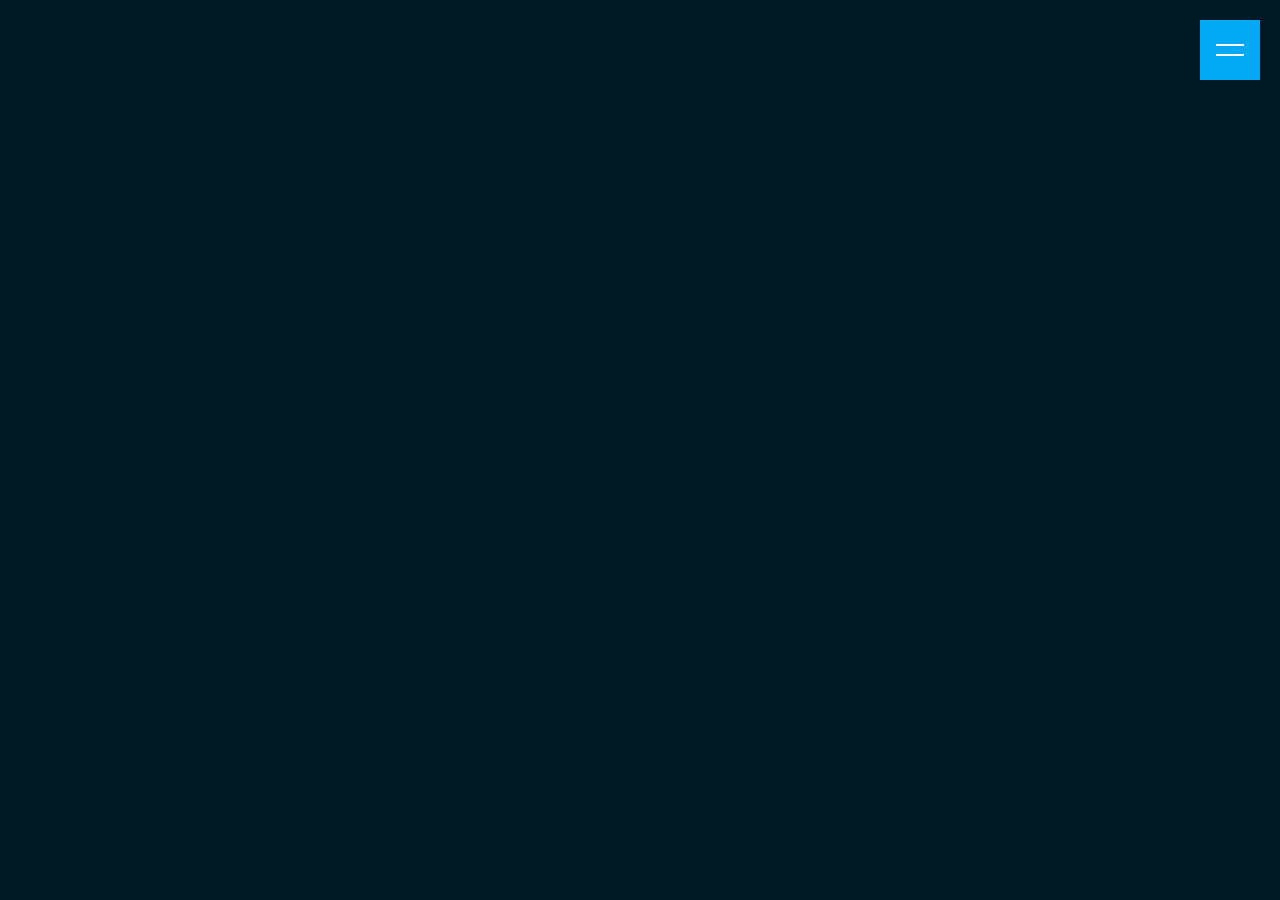
<file: Closing Sidebar by Clicking Outside/index.html>
<!DOCTYPE html>
<html>
	<head>
		<title></title>
		<meta charset="utf-8">
		<meta name="viewport" content="width=device-width, initial-scale=1.0">
		<link rel="stylesheet" href="https://stackpath.bootstrapcdn.com/font-awesome/4.7.0/css/font-awesome.min.css" integrity="sha384-wvfXpqpZZVQGK6TAh5PVlGOfQNHSoD2xbE+QkPxCAFlNEevoEH3Sl0sibVcOQVnN" crossorigin="anonymous">
		<link rel="stylesheet" type="text/css" href="style.css">
	
	</head>
	<body>
		<div id="toggle"></div>
		<div id="sidebar">
			<ul>
				<li><a href="#">Home</a></li>
				<li><a href="#">About</a></li>
				<li><a href="#">Services</a></li>
				<li><a href="#">Team</a></li>
				<li><a href="#">Portfolio</a></li>
				<li><a href="#">Contact</a></li>
			</ul>
		</div>

		<script type="text/javascript">
			const toggle = document.getElementById('toggle');
			const sidebar = document.getElementById('sidebar');

			document.onclick = function(e){
				if(e.target.id !== 'sidebar' && e.target.id !== 'toggle')
				{
					toggle.classList.remove('active');
					sidebar.classList.remove('active');
				}
			}

			toggle.onclick= function(){
				toggle.classList.toggle('active');
				sidebar.classList.toggle('active');
			}
		</script>
	</body>
</html>
</file>
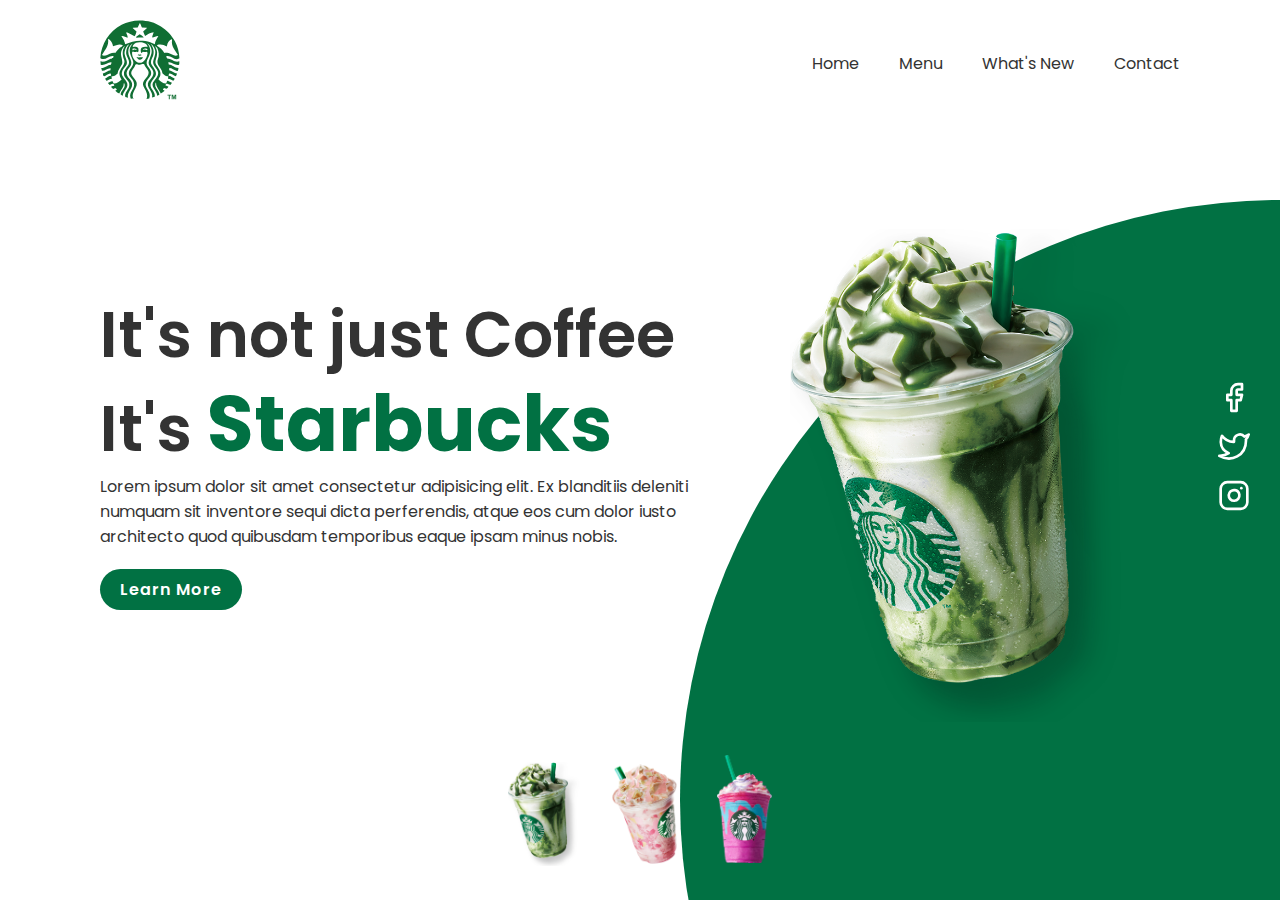
<file: Creative Website Banner Effects using CSS & Vanilla Javascript/index.html>
<!DOCTYPE html>
<html lang="en">
<head>
    <meta charset="UTF-8">
    <meta name="viewport" content="width=device-width, initial-scale=1.0">
    <link rel="shortcut icon" href="images/starbucks.svg" type="image/x-icon">
    <title>Starbucks</title>
    <link rel="preconnect" href="https://fonts.gstatic.com" />
    <link href="https://fonts.googleapis.com/css2?family=Poppins:wght@300;400;600;700&display=swap" rel="stylesheet" />
    <link rel="stylesheet" href="style.css" />
    <link rel="stylesheet" href="responsive.css" />
</head>
<body>
    <section>
        <div class="circle"></div>
        <header>
            <a href="#"><img src="images/starbucks.svg" alt="Logo Starbucks" class="logo zIndexTop"></a>
            <div class="toggle" onclick="toggleMenu()"></div>
            <ul class="navigation">
                <li><a href="#">Home</a></li>
                <li><a href="#">Menu</a></li>
                <li><a href="#">What's New</a></li>
                <li><a href="#">Contact</a></li>
            </ul>
        </header>
        <div class="content">
            <div class="textBox">
                <h2>It's not just Coffee<br />
                    It's <span>Starbucks</span></h2>
                <p>Lorem ipsum dolor sit amet consectetur adipisicing elit. 
                    Ex blanditiis deleniti numquam sit inventore sequi dicta perferendis, 
                    atque eos cum dolor iusto architecto quod quibusdam temporibus eaque 
                    ipsam minus nobis.</p>
                <a href="#">Learn More</a>
            </div>

            <div class="imgBox">
                <img src="images/coffe2.png" alt="Coffee1" class="starbucks"/>
            </div>
        </div>
        <ul class="thumb zIndexTop">
            <li><img src="images/thumb2.png" alt="Thumbnail" onclick="changeThumb('coffe2');changeCircleColor('#017143')"></li>
            <li><img src="images/thumb.png" alt="Thumbnail" onclick="changeThumb('coffe');changeCircleColor('#eb7495')"></li>
            <li><img src="images/thumb3.png" alt="Thumbnail" onclick="changeThumb('coffe3');changeCircleColor('#d752b1')"></li>
        </ul>
        <ul class="sci zIndexTop">
            <li><a href=""><img src="images/facebook.svg" alt="Facebook"></a></li>
            <li><a href="#"><img src="images/twitter.svg" alt="Twitter"></a></li>
            <li><a href=""><img src="images/instagram.svg" alt="Instagram"></a></li>
        </ul>
    </section>
    <!-- JavaScript Import -->
    <script>
        function changeThumb(img) {
            console.log(img)
            document.querySelector('.starbucks').src = `images/${img}.png`
        }

        function changeCircleColor(color) {
            document.querySelector('.circle').style.backgroundColor = color
            document.querySelector('.textBox h2 span').style.color = color
            document.querySelector('.textBox a').style.backgroundColor = color
        }

        function toggleMenu() {
            const menu = document.querySelector('.toggle')
            const navigation = document.querySelector('.navigation')
            menu.classList.toggle('active')
            navigation.classList.toggle('active')
        }

        function animateBg(e)
        {
            let elements = document.createElement('div');
            elements.setAttribute("class", "element");
            document.body.appendChild(elements);
            elements.style.left = e.clientX+'px';
            elements.style.top = e.clientY+'px';

            // remove elements after 2s
            setTimeout(function(){
                elements.remove()
            }, 2000);
        }
        document.onmousemove = animateBg;
    </script>
</body>
</html>
</file>
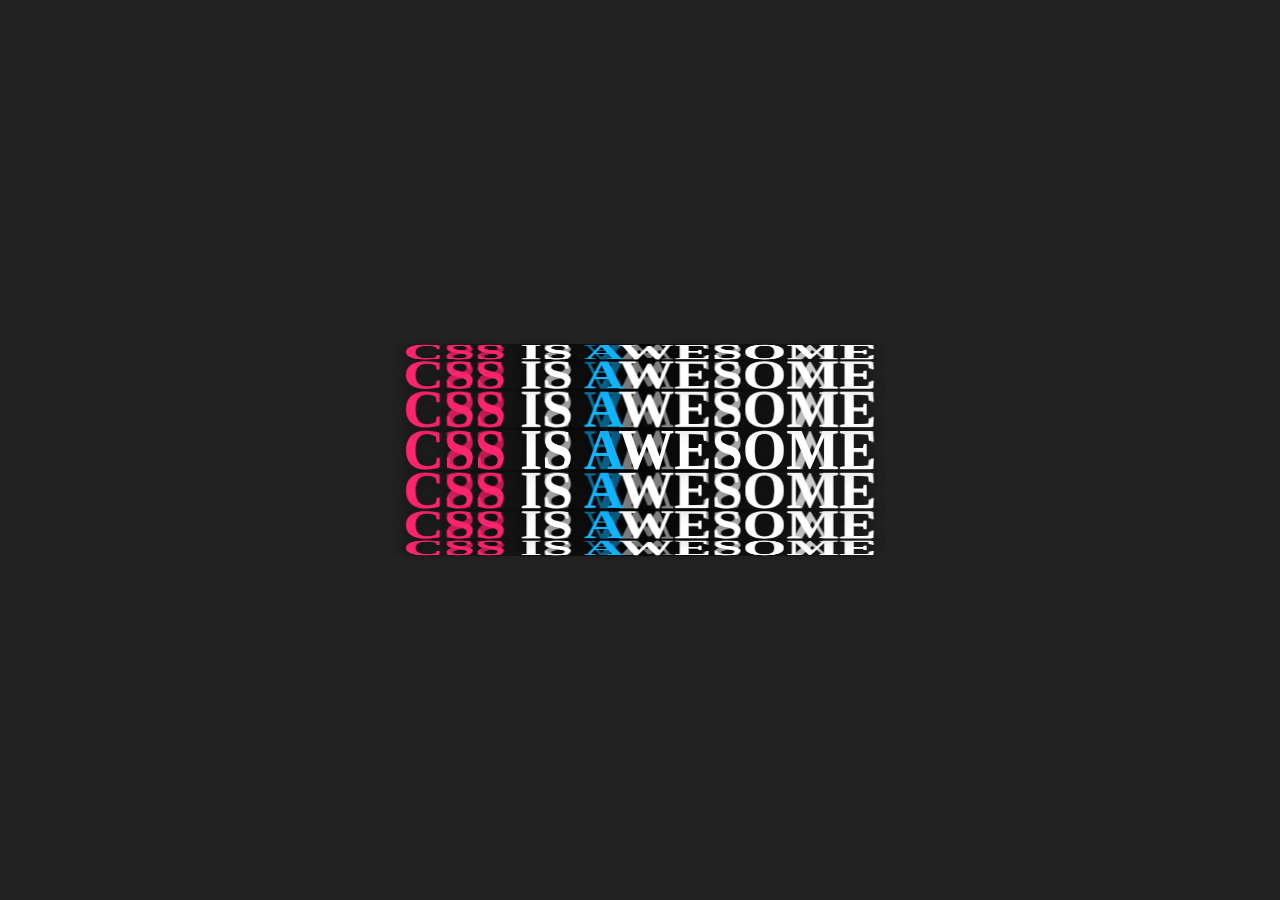
<file: CSS 3D Text Animation Effects/index.html>
<!DOCTYPE html>
<html>
	<head>
		<title></title>
		<meta charset="utf-8">
		<meta name="viewport" content="width=device-width, initial-scale=1.0">
		<link rel="stylesheet" href="https://stackpath.bootstrapcdn.com/font-awesome/4.7.0/css/font-awesome.min.css" integrity="sha384-wvfXpqpZZVQGK6TAh5PVlGOfQNHSoD2xbE+QkPxCAFlNEevoEH3Sl0sibVcOQVnN" crossorigin="anonymous">
		<link rel="stylesheet" type="text/css" href="style.css">
	
	</head>
	<body>
		<div class="container">
			<div class="box">
				<span style="--i:1;"><i>CSS</i> is <i>A</i>wesome</span>
				<span style="--i:2;"><i>CSS</i> is <i>A</i>wesome</span>
				<span style="--i:3;"><i>CSS</i> is <i>A</i>wesome</span>
				<span style="--i:4;"><i>CSS</i> is <i>A</i>wesome</span>
				<span style="--i:5;"><i>CSS</i> is <i>A</i>wesome</span>
				<span style="--i:6;"><i>CSS</i> is <i>A</i>wesome</span>
				<span style="--i:7;"><i>CSS</i> is <i>A</i>wesome</span>
				<span style="--i:8;"><i>CSS</i> is <i>A</i>wesome</span>
				<span style="--i:9;"><i>CSS</i> is <i>A</i>wesome</span>
				<span style="--i:10;"><i>CSS</i> is <i>A</i>wesome</span>
				<span style="--i:11;"><i>CSS</i> is <i>A</i>wesome</span>
				<span style="--i:12;"><i>CSS</i> is <i>A</i>wesome</span>
				<span style="--i:13;"><i>CSS</i> is <i>A</i>wesome</span>
				<span style="--i:14;"><i>CSS</i> is <i>A</i>wesome</span>
				<span style="--i:15;"><i>CSS</i> is <i>A</i>wesome</span>
				<span style="--i:16;"><i>CSS</i> is <i>A</i>wesome</span>
			</div>
		</div>
		<script type="text/javascript"></script>
	</body>
</html>
</file>
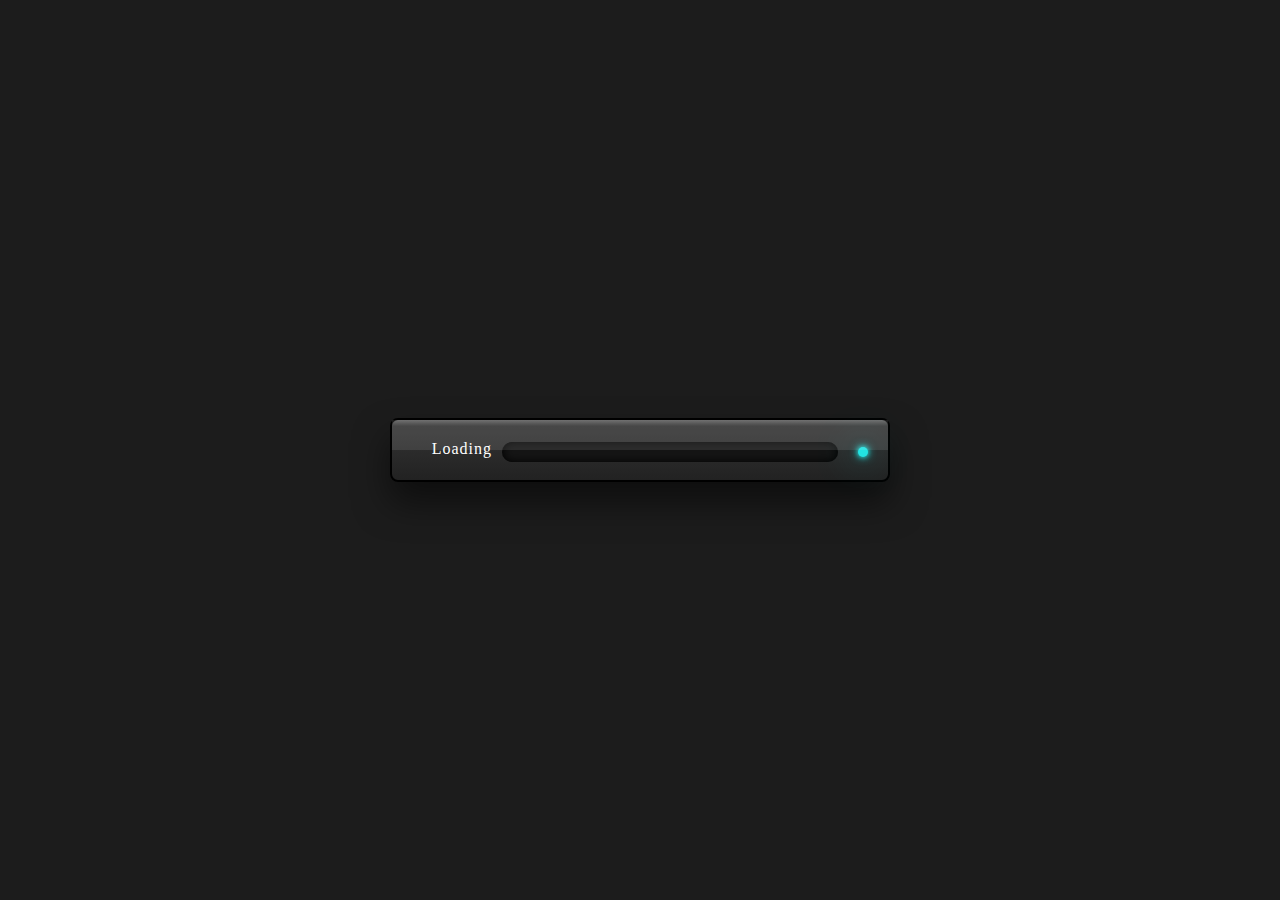
<file: CSS Loading Bar Animation/index.html>
<!DOCTYPE html>
<html>
	<head>
		<title></title>
		<meta charset="utf-8">
		<meta name="viewport" content="width=device-width, initial-scale=1.0">
		<link rel="stylesheet" href="https://stackpath.bootstrapcdn.com/font-awesome/4.7.0/css/font-awesome.min.css" integrity="sha384-wvfXpqpZZVQGK6TAh5PVlGOfQNHSoD2xbE+QkPxCAFlNEevoEH3Sl0sibVcOQVnN" crossorigin="anonymous">
		<link rel="stylesheet" type="text/css" href="style.css">
	
	</head>
	<body>
		<div class="container">
			<div class="loading">
				<span class="text">Loading</span>
				<div class="percent">
					<div class="progress"></div>
				</div>
			</div>
		</div>
		<script type="text/javascript"></script>
	</body>
</html>
</file>
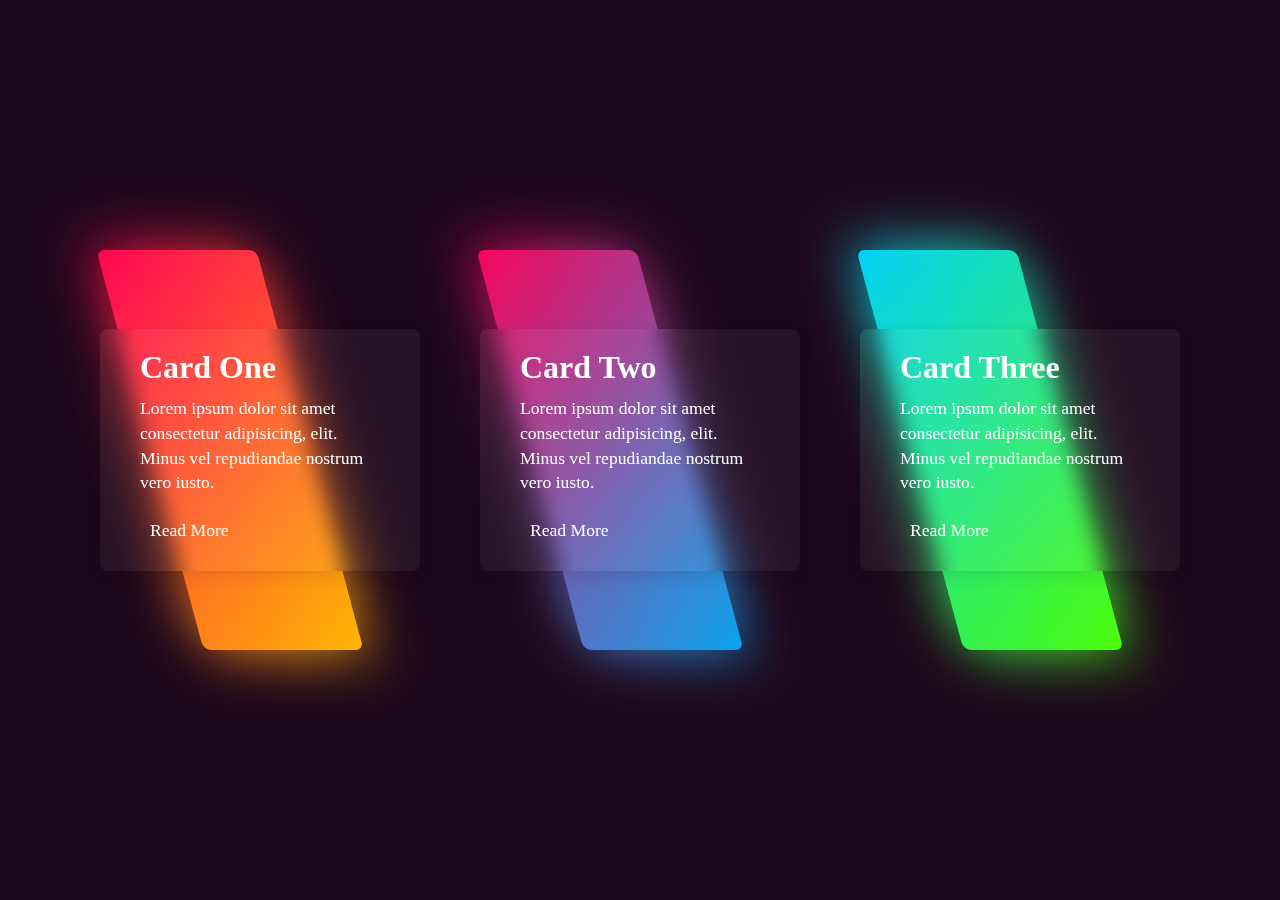
<file: CSS3 Glowing Gradient Glassmorphism Card/index.html>
<!DOCTYPE html>
<html>
	<head>
		<title></title>
		<meta charset="utf-8">
		<meta name="viewport" content="width=device-width, initial-scale=1.0">
		<link rel="stylesheet" href="https://stackpath.bootstrapcdn.com/font-awesome/4.7.0/css/font-awesome.min.css" integrity="sha384-wvfXpqpZZVQGK6TAh5PVlGOfQNHSoD2xbE+QkPxCAFlNEevoEH3Sl0sibVcOQVnN" crossorigin="anonymous">
		<link rel="stylesheet" type="text/css" href="style.css">
	
	</head>
	<body>
		<div class="container">
			
			<div class="box">
				<span></span>
				<div class="content">
					<h2>Card One</h2>
					<p>Lorem ipsum dolor sit amet consectetur adipisicing, elit. Minus vel repudiandae nostrum vero iusto.</p>
					<a href="#">Read More</a>
				</div>
			</div>
			
			<div class="box">
				<span></span>
				<div class="content">
					<h2>Card Two</h2>
					<p>Lorem ipsum dolor sit amet consectetur adipisicing, elit. Minus vel repudiandae nostrum vero iusto.</p>
					<a href="#">Read More</a>
				</div>
			</div>
			
			<div class="box">
				<span></span>
				<div class="content">
					<h2>Card Three</h2>
					<p>Lorem ipsum dolor sit amet consectetur adipisicing, elit. Minus vel repudiandae nostrum vero iusto.</p>
					<a href="#">Read More</a>
				</div>
			</div>
		</div>
		<script type="text/javascript"></script>
	</body>
</html>
</file>
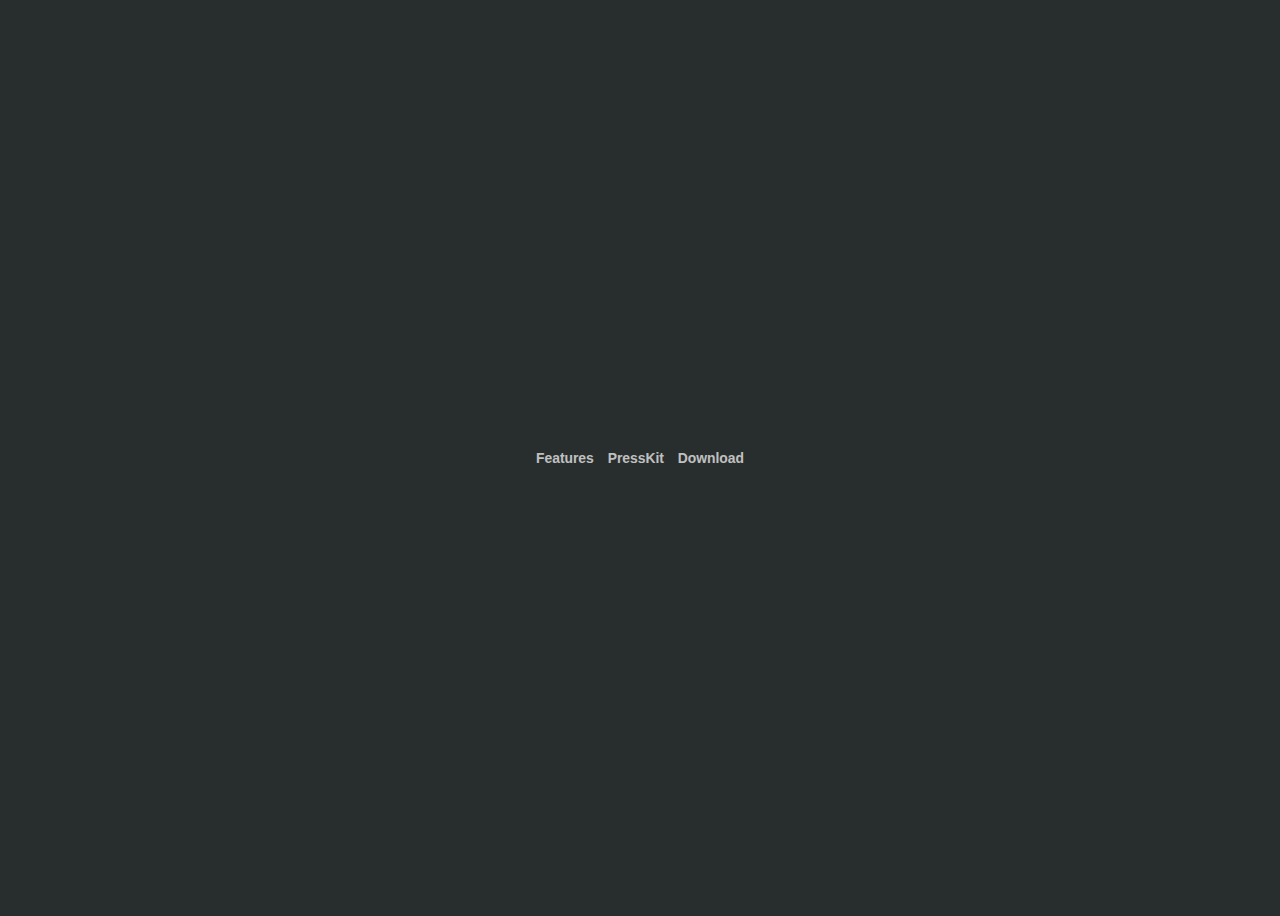
<file: Direction aware hover effect/index.html>
<!DOCTYPE html>
<html>
	<head>
		<title></title>
		<meta charset="utf-8">
		<meta name="viewport" content="width=device-width, initial-scale=1.0">
		<link rel="stylesheet" href="https://stackpath.bootstrapcdn.com/font-awesome/4.7.0/css/font-awesome.min.css" integrity="sha384-wvfXpqpZZVQGK6TAh5PVlGOfQNHSoD2xbE+QkPxCAFlNEevoEH3Sl0sibVcOQVnN" crossorigin="anonymous">
		<link rel="stylesheet" type="text/css" href="style.css">
	
	</head>
	<body>
		<nav>
	<a href="#">Features</a>
	<a href="#">PressKit</a>
	<a href="#">Download</a>
</nav>
		<script type="text/javascript">
			"use strict";

document.querySelectorAll('a').forEach(elem => {
  elem.onmouseenter = elem.onmouseleave = e => {
    const tolerance = 10;
    const left = 0;
    const right = elem.clientWidth;
    let x = e.pageX - elem.offsetLeft;
    if (x - tolerance < left) x = left;
    if (x + tolerance > right) x = right;
    elem.style.setProperty('--x', `${x}px`);
  };
});
		</script>
	</body>
</html>
</file>
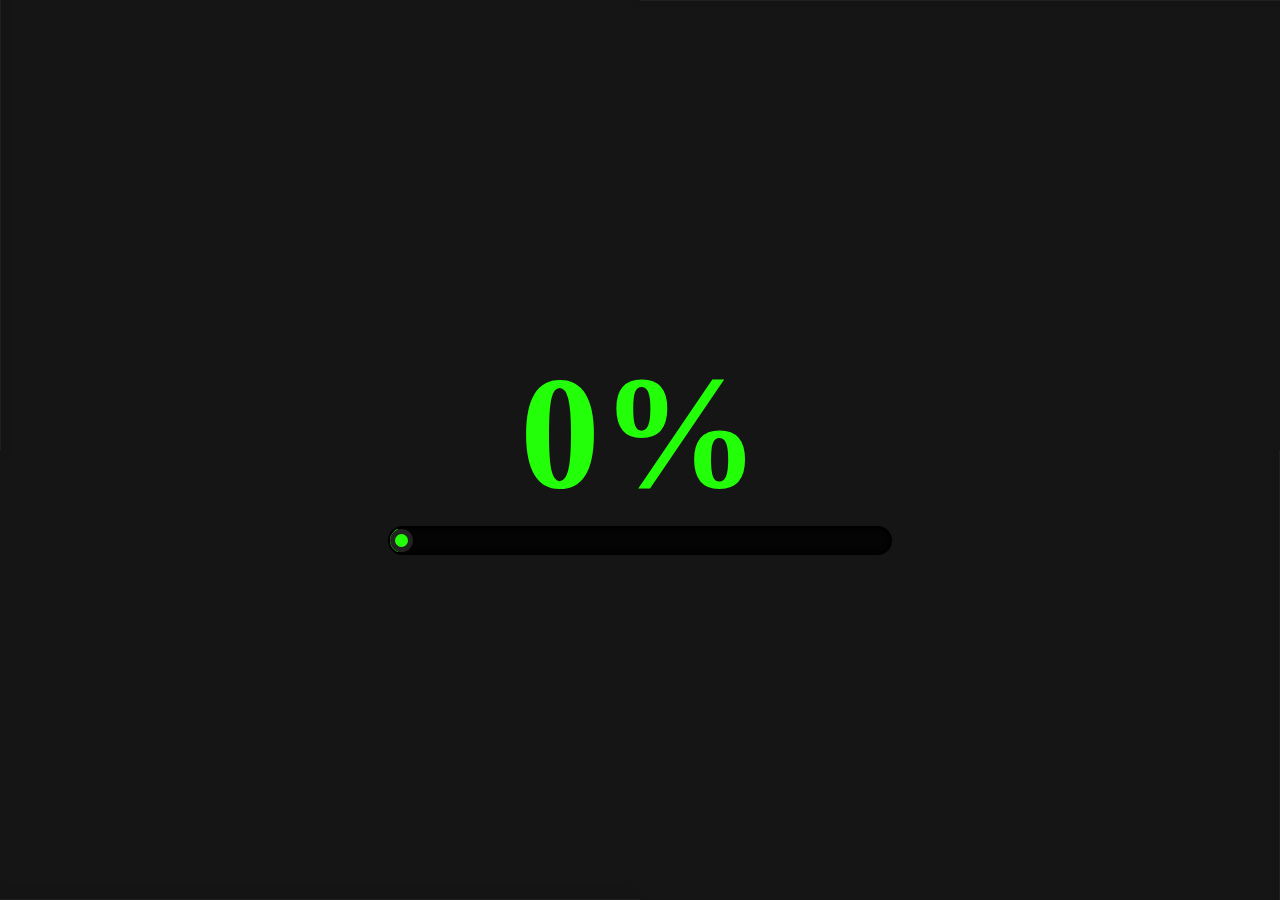
<file: Glass Shutter Effects/index.html>
<!DOCTYPE html>
<html>
	<head>
		<title></title>
		<meta charset="utf-8">
		<meta name="viewport" content="width=device-width, initial-scale=1.0">
		<link rel="stylesheet" href="https://stackpath.bootstrapcdn.com/font-awesome/4.7.0/css/font-awesome.min.css" integrity="sha384-wvfXpqpZZVQGK6TAh5PVlGOfQNHSoD2xbE+QkPxCAFlNEevoEH3Sl0sibVcOQVnN" crossorigin="anonymous">
		<link rel="stylesheet" type="text/css" href="style.css">
	
	</head>
	<body>
		<section>
			<div>
				<h2 id="rangeValue">0</h2>
				<div id="fillRangeTopLeft"></div>
				<div id="fillRangeTopRight"></div>
				<div id="fillRangeBottomLeft"></div>
				<div id="fillRangeBottomRight"></div>
				<input type="range" class="range" value="0" min="0" max="100" onmousemove="rangeSlider(this.value)" onchange = "rangeSlider(this.value)">
			</div>
		</section>
		<script type="text/javascript">
			function rangeSlider(value){
				document.getElementById('rangeValue').innerHTML = value;

				document.getElementById('fillRangeTopLeft').style.width = +value/2+'%';

				document.getElementById('fillRangeTopRight').style.height = +value/2+'%';

				document.getElementById('fillRangeBottomLeft').style.height = +value/2+'%';

				document.getElementById('fillRangeBottomRight').style.width = +value/2+'%';
			}
		</script>
	</body>
</html>
</file>
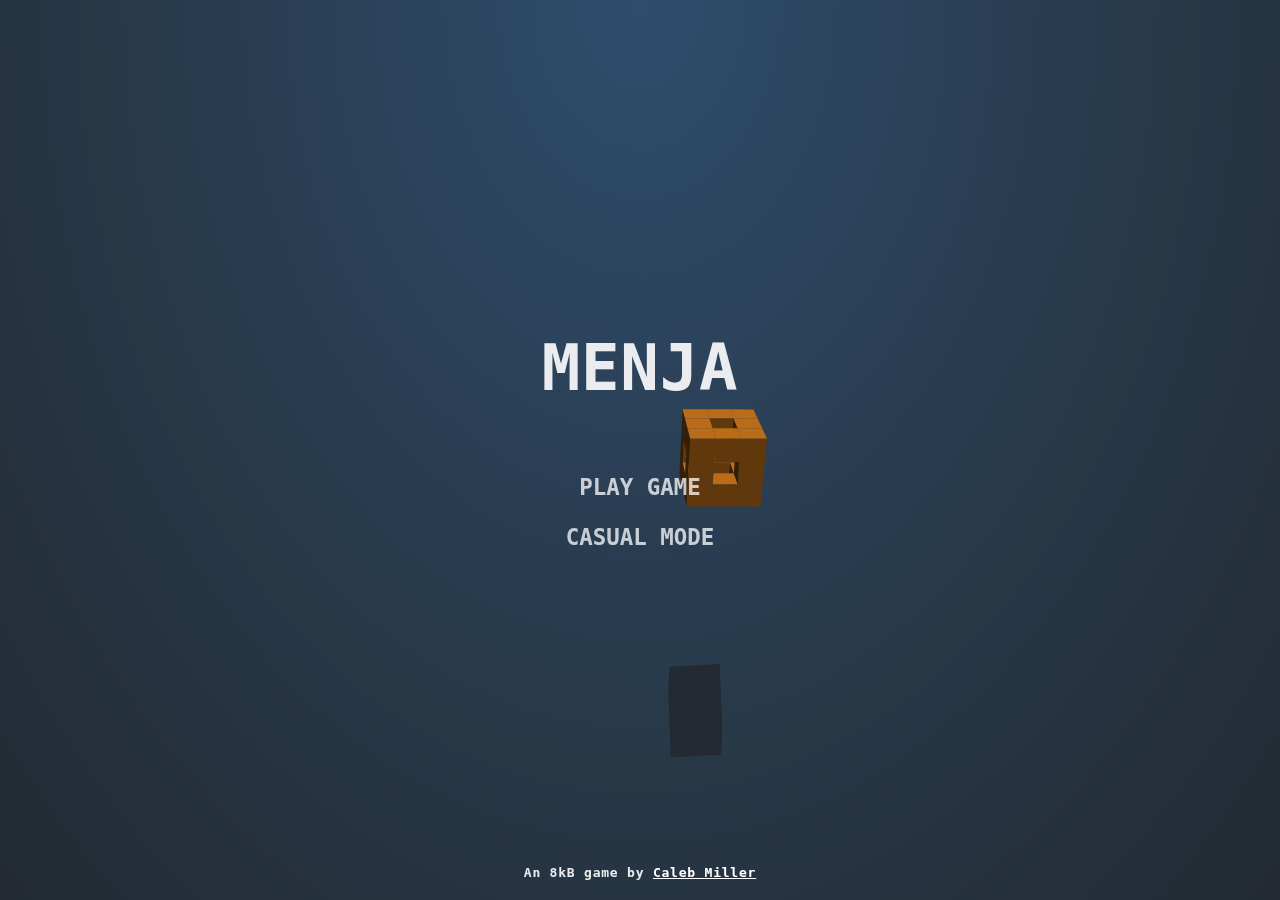
<file: Menja/index.html>
<!DOCTYPE html>
<html>
	<head>
		<title></title>
		<meta charset="utf-8">
		<meta name="viewport" content="width=device-width, initial-scale=1.0">
		<link rel="stylesheet" href="https://stackpath.bootstrapcdn.com/font-awesome/4.7.0/css/font-awesome.min.css" integrity="sha384-wvfXpqpZZVQGK6TAh5PVlGOfQNHSoD2xbE+QkPxCAFlNEevoEH3Sl0sibVcOQVnN" crossorigin="anonymous">
		<link rel="stylesheet" type="text/css" href="style.css">
	
	</head>
	<body>
		<!-- Game canvas -->
<canvas id="c"></canvas>

<!-- Gameplay HUD -->
<div class="hud">
	<div class="hud__score">
		<div class="score-lbl"></div>
		<div class="cube-count-lbl"></div>
	</div>
	<div class="pause-btn"><div></div></div>
	<div class="slowmo">
		<div class="slowmo__bar"></div>
	</div>
</div>

<!-- Menu System -->
<div class="menus">
	<div class="menu menu--main">
		<h1>MENJA</h1>
		<button type="button" class="play-normal-btn">PLAY GAME</button>
		<button type="button" class="play-casual-btn">CASUAL MODE</button>
		<div class="credits">An 8kB game by <a href="https://cmiller.tech">Caleb Miller</a></div>
	</div>
	<div class="menu menu--pause">
		<h1>Paused</h1>
		<button type="button" class="resume-btn">RESUME GAME</button>
		<button type="button" class="menu-btn--pause">MAIN MENU</button>
	</div>
	<div class="menu menu--score">
		<h1>Game Over</h1>
		<h2>Your Score:</h2>
		<div class="final-score-lbl"></div>
		<div class="high-score-lbl"></div>
		<button type="button" class="play-again-btn">PLAY AGAIN</button>
		<button type="button" class="menu-btn--score">MAIN MENU</button>
	</div>
</div>

		<script type="text/javascript">
			// globalConfig.js
// ============================================================================
// ============================================================================

// Provides global variables used by the entire program.
// Most of this should be configuration.

// Timing multiplier for entire game engine.
let gameSpeed = 1;

// Colors
const BLUE =   { r: 0x67, g: 0xd7, b: 0xf0 };
const GREEN =  { r: 0xa6, g: 0xe0, b: 0x2c };
const PINK =   { r: 0xfa, g: 0x24, b: 0x73 };
const ORANGE = { r: 0xfe, g: 0x95, b: 0x22 };
const allColors = [BLUE, GREEN, PINK, ORANGE];

// Gameplay
const getSpawnDelay = () => {
	const spawnDelayMax = 1400;
	const spawnDelayMin = 550;
	const spawnDelay = spawnDelayMax - state.game.cubeCount * 3.1;
	return Math.max(spawnDelay, spawnDelayMin);
}
const doubleStrongEnableScore = 2000;
// Number of cubes that must be smashed before activating a feature.
const slowmoThreshold = 10;
const strongThreshold = 25;
const spinnerThreshold = 25;

// Interaction state
let pointerIsDown = false;
// The last known position of the primary pointer in screen coordinates.`
let pointerScreen = { x: 0, y: 0 };
// Same as `pointerScreen`, but converted to scene coordinates in rAF.
let pointerScene = { x: 0, y: 0 };
// Minimum speed of pointer before "hits" are counted.
const minPointerSpeed = 60;
// The hit speed affects the direction the target post-hit. This number dampens that force.
const hitDampening = 0.1;
// Backboard receives shadows and is the farthest negative Z position of entities.
const backboardZ = -400;
const shadowColor = '#262e36';
// How much air drag is applied to standard objects
const airDrag = 0.022;
const gravity = 0.3;
// Spark config
const sparkColor = 'rgba(170,221,255,.9)';
const sparkThickness = 2.2;
const airDragSpark = 0.1;
// Track pointer positions to show trail
const touchTrailColor = 'rgba(170,221,255,.62)';
const touchTrailThickness = 7;
const touchPointLife = 120;
const touchPoints = [];
// Size of in-game targets. This affects rendered size and hit area.
const targetRadius = 40;
const targetHitRadius = 50;
const makeTargetGlueColor = target => {
	// const alpha = (target.health - 1) / (target.maxHealth - 1);
	// return `rgba(170,221,255,${alpha.toFixed(3)})`;
	return 'rgb(170,221,255)';
};
// Size of target fragments
const fragRadius = targetRadius / 3;



// Game canvas element needed in setup.js and interaction.js
const canvas = document.querySelector('#c');

// 3D camera config
// Affects perspective
const cameraDistance = 900;
// Does not affect perspective
const sceneScale = 1;
// Objects that get too close to the camera will be faded out to transparent over this range.
// const cameraFadeStartZ = 0.8*cameraDistance - 6*targetRadius;
const cameraFadeStartZ = 0.45*cameraDistance;
const cameraFadeEndZ = 0.65*cameraDistance;
const cameraFadeRange = cameraFadeEndZ - cameraFadeStartZ;

// Globals used to accumlate all vertices/polygons in each frame
const allVertices = [];
const allPolys = [];
const allShadowVertices = [];
const allShadowPolys = [];




// state.js
// ============================================================================
// ============================================================================

///////////
// Enums //
///////////

// Game Modes
const GAME_MODE_RANKED = Symbol('GAME_MODE_RANKED');
const GAME_MODE_CASUAL = Symbol('GAME_MODE_CASUAL');

// Available Menus
const MENU_MAIN = Symbol('MENU_MAIN');
const MENU_PAUSE = Symbol('MENU_PAUSE');
const MENU_SCORE = Symbol('MENU_SCORE');



//////////////////
// Global State //
//////////////////

const state = {
	game: {
		mode: GAME_MODE_RANKED,
		// Run time of current game.
		time: 0,
		// Player score.
		score: 0,
		// Total number of cubes smashed in game.
		cubeCount: 0
	},
	menus: {
		// Set to `null` to hide all menus
		active: MENU_MAIN
	}
};


////////////////////////////
// Global State Selectors //
////////////////////////////

const isInGame = () => !state.menus.active;
const isMenuVisible = () => !!state.menus.active;
const isCasualGame = () => state.game.mode === GAME_MODE_CASUAL;
const isPaused = () => state.menus.active === MENU_PAUSE;


///////////////////
// Local Storage //
///////////////////

const highScoreKey = '__menja__highScore';
const getHighScore = () => {
	const raw = localStorage.getItem(highScoreKey);
	return raw ? parseInt(raw, 10) : 0;
};

let _lastHighscore = getHighScore();
const setHighScore = score => {
	_lastHighscore = getHighScore();
	localStorage.setItem(highScoreKey, String(score));
};

const isNewHighScore = () => state.game.score > _lastHighscore;




// utils.js
// ============================================================================
// ============================================================================


const invariant = (condition, message) => {
	if (!condition) throw new Error(message);
};


/////////
// DOM //
/////////

const $ = selector => document.querySelector(selector);
const handleClick = (element, handler) => element.addEventListener('click', handler);
const handlePointerDown = (element, handler) => {
	element.addEventListener('touchstart', handler);
	element.addEventListener('mousedown', handler);
};



////////////////////////
// Formatting Helpers //
////////////////////////

// Converts a number into a formatted string with thousand separators.
const formatNumber = num => num.toLocaleString();



////////////////////
// Math Constants //
////////////////////

const PI = Math.PI;
const TAU = Math.PI * 2;
const ETA = Math.PI * 0.5;



//////////////////
// Math Helpers //
//////////////////

// Clamps a number between min and max values (inclusive)
const clamp = (num, min, max) => Math.min(Math.max(num, min), max);

// Linearly interpolate between numbers a and b by a specific amount.
// mix >= 0 && mix <= 1
const lerp = (a, b, mix) => (b - a) * mix + a;




////////////////////
// Random Helpers //
////////////////////

// Generates a random number between min (inclusive) and max (exclusive)
const random = (min, max) => Math.random() * (max - min) + min;

// Generates a random integer between and possibly including min and max values
const randomInt = (min, max) => ((Math.random() * (max - min + 1)) | 0) + min;

// Returns a random element from an array
const pickOne = arr => arr[Math.random() * arr.length | 0];




///////////////////
// Color Helpers //
///////////////////

// Converts an { r, g, b } color object to a 6-digit hex code.
const colorToHex = color => {
	return '#' +
		(color.r | 0).toString(16).padStart(2, '0') +
		(color.g | 0).toString(16).padStart(2, '0') +
		(color.b | 0).toString(16).padStart(2, '0');
};

// Operates on an { r, g, b } color object.
// Returns string hex code.
// `lightness` must range from 0 to 1. 0 is pure black, 1 is pure white.
const shadeColor = (color, lightness) => {
	let other, mix;
	if (lightness < 0.5) {
		other = 0;
		mix = 1 - (lightness * 2);
	} else {
		other = 255;
		mix = lightness * 2 - 1;
	}
	return '#' +
		(lerp(color.r, other, mix) | 0).toString(16).padStart(2, '0') +
		(lerp(color.g, other, mix) | 0).toString(16).padStart(2, '0') +
		(lerp(color.b, other, mix) | 0).toString(16).padStart(2, '0');
};





////////////////////
// Timing Helpers //
////////////////////

const _allCooldowns = [];

const makeCooldown = (rechargeTime, units=1) => {
	let timeRemaining = 0;
	let lastTime = 0;

	const initialOptions = { rechargeTime, units };

	const updateTime = () => {
		const now = state.game.time;
		// Reset time remaining if time goes backwards.
		if (now < lastTime) {
			timeRemaining = 0;
		} else {
			// update...
			timeRemaining -= now-lastTime;
			if (timeRemaining < 0) timeRemaining = 0;
		}
		lastTime = now;
	};

	const canUse = () => {
		updateTime();
		return timeRemaining <= (rechargeTime * (units-1));
	};

	const cooldown = {
		canUse,
		useIfAble() {
			const usable = canUse();
			if (usable) timeRemaining += rechargeTime;
			return usable;
		},
		mutate(options) {
			if (options.rechargeTime) {
				// Apply recharge time delta so change takes effect immediately.
				timeRemaining -= rechargeTime-options.rechargeTime;
				if (timeRemaining < 0) timeRemaining = 0;
				rechargeTime = options.rechargeTime;
			}
			if (options.units) units = options.units;
		},
		reset() {
			timeRemaining = 0;
			lastTime = 0;
			this.mutate(initialOptions);
		}
	};

	_allCooldowns.push(cooldown);

	return cooldown;
};

const resetAllCooldowns = () => _allCooldowns.forEach(cooldown => cooldown.reset());

const makeSpawner = ({ chance, cooldownPerSpawn, maxSpawns }) => {
	const cooldown = makeCooldown(cooldownPerSpawn, maxSpawns);
	return {
		shouldSpawn() {
			return Math.random() <= chance && cooldown.useIfAble();
		},
		mutate(options) {
			if (options.chance) chance = options.chance;
			cooldown.mutate({
				rechargeTime: options.cooldownPerSpawn,
				units: options.maxSpawns
			});
		}
	};
};




////////////////////
// Vector Helpers //
////////////////////

const normalize = v => {
	const mag = Math.hypot(v.x, v.y, v.z);
	return {
		x: v.x / mag,
		y: v.y / mag,
		z: v.z / mag
	};
}

// Curried math helpers
const add = a => b => a + b;
// Curried vector helpers
const scaleVector = scale => vector => {
	vector.x *= scale;
	vector.y *= scale;
	vector.z *= scale;
};








////////////////
// 3D Helpers //
////////////////

// Clone array and all vertices.
function cloneVertices(vertices) {
	return vertices.map(v => ({ x: v.x, y: v.y, z: v.z }));
}

// Copy vertex data from one array into another.
// Arrays must be the same length.
function copyVerticesTo(arr1, arr2) {
	const len = arr1.length;
	for (let i=0; i<len; i++) {
		const v1 = arr1[i];
		const v2 = arr2[i];
		v2.x = v1.x;
		v2.y = v1.y;
		v2.z = v1.z;
	}
}

// Compute triangle midpoint.
// Mutates `middle` property of given `poly`.
function computeTriMiddle(poly) {
	const v = poly.vertices;
	poly.middle.x = (v[0].x + v[1].x + v[2].x) / 3;
	poly.middle.y = (v[0].y + v[1].y + v[2].y) / 3;
	poly.middle.z = (v[0].z + v[1].z + v[2].z) / 3;
}

// Compute quad midpoint.
// Mutates `middle` property of given `poly`.
function computeQuadMiddle(poly) {
	const v = poly.vertices;
	poly.middle.x = (v[0].x + v[1].x + v[2].x + v[3].x) / 4;
	poly.middle.y = (v[0].y + v[1].y + v[2].y + v[3].y) / 4;
	poly.middle.z = (v[0].z + v[1].z + v[2].z + v[3].z) / 4;
}

function computePolyMiddle(poly) {
	if (poly.vertices.length === 3) {
		computeTriMiddle(poly);
	} else {
		computeQuadMiddle(poly);
	}
}

// Compute distance from any polygon (tri or quad) midpoint to camera.
// Sets `depth` property of given `poly`.
// Also triggers midpoint calculation, which mutates `middle` property of `poly`.
function computePolyDepth(poly) {
	computePolyMiddle(poly);
	const dX = poly.middle.x;
	const dY = poly.middle.y;
	const dZ = poly.middle.z - cameraDistance;
	poly.depth = Math.hypot(dX, dY, dZ);
}

// Compute normal of any polygon. Uses normalized vector cross product.
// Mutates `normalName` property of given `poly`.
function computePolyNormal(poly, normalName) {
	// Store quick refs to vertices
	const v1 = poly.vertices[0];
	const v2 = poly.vertices[1];
	const v3 = poly.vertices[2];
	// Calculate difference of vertices, following winding order.
	const ax = v1.x - v2.x;
	const ay = v1.y - v2.y;
	const az = v1.z - v2.z;
	const bx = v1.x - v3.x;
	const by = v1.y - v3.y;
	const bz = v1.z - v3.z;
	// Cross product
	const nx = ay*bz - az*by;
	const ny = az*bx - ax*bz;
	const nz = ax*by - ay*bx;
	// Compute magnitude of normal and normalize
	const mag = Math.hypot(nx, ny, nz);
	const polyNormal = poly[normalName];
	polyNormal.x = nx / mag;
	polyNormal.y = ny / mag;
	polyNormal.z = nz / mag;
}

// Apply translation/rotation/scale to all given vertices.
// If `vertices` and `target` are the same array, the vertices will be mutated in place.
// If `vertices` and `target` are different arrays, `vertices` will not be touched, instead the
// transformed values from `vertices` will be written to `target` array.
function transformVertices(vertices, target, tX, tY, tZ, rX, rY, rZ, sX, sY, sZ) {
	// Matrix multiplcation constants only need calculated once for all vertices.
	const sinX = Math.sin(rX);
	const cosX = Math.cos(rX);
	const sinY = Math.sin(rY);
	const cosY = Math.cos(rY);
	const sinZ = Math.sin(rZ);
	const cosZ = Math.cos(rZ);

	// Using forEach() like map(), but with a (recycled) target array.
	vertices.forEach((v, i) => {
		const targetVertex = target[i];
		// X axis rotation
		const x1 = v.x;
		const y1 = v.z*sinX + v.y*cosX;
		const z1 = v.z*cosX - v.y*sinX;
		// Y axis rotation
		const x2 = x1*cosY - z1*sinY;
		const y2 = y1;
		const z2 = x1*sinY + z1*cosY;
		// Z axis rotation
		const x3 = x2*cosZ - y2*sinZ;
		const y3 = x2*sinZ + y2*cosZ;
		const z3 = z2;

		// Scale, Translate, and set the transform.
		targetVertex.x = x3 * sX + tX;
		targetVertex.y = y3 * sY + tY;
		targetVertex.z = z3 * sZ + tZ;
	});
}

// 3D projection on a single vertex.
// Directly mutates the vertex.
const projectVertex = v => {
	const focalLength = cameraDistance * sceneScale;
	const depth = focalLength / (cameraDistance - v.z);
	v.x = v.x * depth;
	v.y = v.y * depth;
};

// 3D projection on a single vertex.
// Mutates a secondary target vertex.
const projectVertexTo = (v, target) => {
	const focalLength = cameraDistance * sceneScale;
	const depth = focalLength / (cameraDistance - v.z);
	target.x = v.x * depth;
	target.y = v.y * depth;
};





// PERF.js
// ============================================================================
// ============================================================================

// Dummy no-op functions.
// I use these in a special build for custom performance profiling.
const PERF_START = () => {};
const PERF_END = () => {};
const PERF_UPDATE = () => {};




// 3dModels.js
// ============================================================================
// ============================================================================

// Define models once. The origin is the center of the model.

// A simple cube, 8 vertices, 6 quads.
// Defaults to an edge length of 2 units, can be influenced with `scale`.
function makeCubeModel({ scale=1 }) {
	return {
		vertices: [
			// top
			{ x: -scale, y: -scale, z: scale },
			{ x:  scale, y: -scale, z: scale },
			{ x:  scale, y:  scale, z: scale },
			{ x: -scale, y:  scale, z: scale },
			// bottom
			{ x: -scale, y: -scale, z: -scale },
			{ x:  scale, y: -scale, z: -scale },
			{ x:  scale, y:  scale, z: -scale },
			{ x: -scale, y:  scale, z: -scale }
		],
		polys: [
			// z = 1
			{ vIndexes: [0, 1, 2, 3] },
			// z = -1
			{ vIndexes: [7, 6, 5, 4] },
			// y = 1
			{ vIndexes: [3, 2, 6, 7] },
			// y = -1
			{ vIndexes: [4, 5, 1, 0] },
			// x = 1
			{ vIndexes: [5, 6, 2, 1] },
			// x = -1
			{ vIndexes: [0, 3, 7, 4] }
		]
	};
}

// Not very optimized - lots of duplicate vertices are generated.
function makeRecursiveCubeModel({ recursionLevel, splitFn, color, scale=1 }) {
	const getScaleAtLevel = level => 1 / (3 ** level);

	// We can model level 0 manually. It's just a single, centered, cube.
	let cubeOrigins = [{ x: 0, y: 0, z: 0 }];

	// Recursively replace cubes with smaller cubes.
	for (let i=1; i<=recursionLevel; i++) {
		const scale = getScaleAtLevel(i) * 2;
		const cubeOrigins2 = [];
		cubeOrigins.forEach(origin => {
			cubeOrigins2.push(...splitFn(origin, scale));
		});
		cubeOrigins = cubeOrigins2;
	}

	const finalModel = { vertices: [], polys: [] };

	// Generate single cube model and scale it.
	const cubeModel = makeCubeModel({ scale: 1 });
	cubeModel.vertices.forEach(scaleVector(getScaleAtLevel(recursionLevel)));

	// Compute the max distance x, y, or z origin values will be.
	// Same result as `Math.max(...cubeOrigins.map(o => o.x))`, but much faster.
	const maxComponent = getScaleAtLevel(recursionLevel) * (3 ** recursionLevel - 1);

	// Place cube geometry at each origin.
	cubeOrigins.forEach((origin, cubeIndex) => {
		// To compute occlusion (shading), find origin component with greatest
		// magnitude and normalize it relative to `maxComponent`.
		const occlusion = Math.max(
			Math.abs(origin.x),
			Math.abs(origin.y),
			Math.abs(origin.z)
		) / maxComponent;
		// At lower iterations, occlusion looks better lightened up a bit.
		const occlusionLighter = recursionLevel > 2
			? occlusion
			: (occlusion + 0.8) / 1.8;
		// Clone, translate vertices to origin, and apply scale
		finalModel.vertices.push(
			...cubeModel.vertices.map(v => ({
				x: (v.x + origin.x) * scale,
				y: (v.y + origin.y) * scale,
				z: (v.z + origin.z) * scale
			}))
		);
		// Clone polys, shift referenced vertex indexes, and compute color.
		finalModel.polys.push(
			...cubeModel.polys.map(poly => ({
				vIndexes: poly.vIndexes.map(add(cubeIndex * 8))
			}))
		);
	});

	return finalModel;
}


// o: Vector3D - Position of cube's origin (center).
// s: Vector3D - Determines size of menger sponge.
function mengerSpongeSplit(o, s) {
	return [
		// Top
		{ x: o.x + s, y: o.y - s, z: o.z + s },
		{ x: o.x + s, y: o.y - s, z: o.z + 0 },
		{ x: o.x + s, y: o.y - s, z: o.z - s },
		{ x: o.x + 0, y: o.y - s, z: o.z + s },
		{ x: o.x + 0, y: o.y - s, z: o.z - s },
		{ x: o.x - s, y: o.y - s, z: o.z + s },
		{ x: o.x - s, y: o.y - s, z: o.z + 0 },
		{ x: o.x - s, y: o.y - s, z: o.z - s },
		// Bottom
		{ x: o.x + s, y: o.y + s, z: o.z + s },
		{ x: o.x + s, y: o.y + s, z: o.z + 0 },
		{ x: o.x + s, y: o.y + s, z: o.z - s },
		{ x: o.x + 0, y: o.y + s, z: o.z + s },
		{ x: o.x + 0, y: o.y + s, z: o.z - s },
		{ x: o.x - s, y: o.y + s, z: o.z + s },
		{ x: o.x - s, y: o.y + s, z: o.z + 0 },
		{ x: o.x - s, y: o.y + s, z: o.z - s },
		// Middle
		{ x: o.x + s, y: o.y + 0, z: o.z + s },
		{ x: o.x + s, y: o.y + 0, z: o.z - s },
		{ x: o.x - s, y: o.y + 0, z: o.z + s },
		{ x: o.x - s, y: o.y + 0, z: o.z - s }
	];
}



// Helper to optimize models by merging duplicate vertices within a threshold,
// and removing all polys that share the same vertices.
// Directly mutates the model.
function optimizeModel(model, threshold=0.0001) {
	const { vertices, polys } = model;

	const compareVertices = (v1, v2) => (
		Math.abs(v1.x - v2.x) < threshold &&
		Math.abs(v1.y - v2.y) < threshold &&
		Math.abs(v1.z - v2.z) < threshold
	);

	const comparePolys = (p1, p2) => {
		const v1 = p1.vIndexes;
		const v2 = p2.vIndexes;
		return (
			(
				v1[0] === v2[0] ||
				v1[0] === v2[1] ||
				v1[0] === v2[2] ||
				v1[0] === v2[3]
			) && (
				v1[1] === v2[0] ||
				v1[1] === v2[1] ||
				v1[1] === v2[2] ||
				v1[1] === v2[3]
			) && (
				v1[2] === v2[0] ||
				v1[2] === v2[1] ||
				v1[2] === v2[2] ||
				v1[2] === v2[3]
			) && (
				v1[3] === v2[0] ||
				v1[3] === v2[1] ||
				v1[3] === v2[2] ||
				v1[3] === v2[3]
			)
		);
	};


	vertices.forEach((v, i) => {
		v.originalIndexes = [i];
	});

	for (let i=vertices.length-1; i>=0; i--) {
		for (let ii=i-1; ii>=0; ii--) {
			const v1 = vertices[i];
			const v2 = vertices[ii];
			if (compareVertices(v1, v2)) {
				vertices.splice(i, 1);
				v2.originalIndexes.push(...v1.originalIndexes);
				break;
			}
		}
	}

	vertices.forEach((v, i) => {
		polys.forEach(p => {
			p.vIndexes.forEach((vi, ii, arr) => {
				const vo = v.originalIndexes;
				if (vo.includes(vi)) {
					arr[ii] = i;
				}
			});
		});
	});

	polys.forEach(p => {
		const vi = p.vIndexes;
		p.sum = vi[0] + vi[1] + vi[2] + vi[3];
	});
	polys.sort((a, b) => b.sum - a.sum);

	// Assumptions:
	// 1. Each poly will either have no duplicates or 1 duplicate.
	// 2. If two polys are equal, they are both hidden (two cubes touching),
	//    therefore both can be removed.
	for (let i=polys.length-1; i>=0; i--) {
		for (let ii=i-1; ii>=0; ii--) {
			const p1 = polys[i];
			const p2 = polys[ii];
			if (p1.sum !== p2.sum) break;
			if (comparePolys(p1, p2)) {
				polys.splice(i, 1);
				polys.splice(ii, 1);
				i--;
				break;
			}
		}
	}

	return model;
}





// Entity.js
// ============================================================================
// ============================================================================

class Entity {
	constructor({ model, color, wireframe=false }) {
		const vertices = cloneVertices(model.vertices);
		const shadowVertices = cloneVertices(model.vertices);
		const colorHex = colorToHex(color);
		const darkColorHex = shadeColor(color, 0.4);

		const polys = model.polys.map(p => ({
			vertices: p.vIndexes.map(vIndex => vertices[vIndex]),
			color: color, // custom rgb color object
			wireframe: wireframe,
			strokeWidth: wireframe ? 2 : 0, // Set to non-zero value to draw stroke
			strokeColor: colorHex, // must be a CSS color string
			strokeColorDark: darkColorHex, // must be a CSS color string
			depth: 0,
			middle: { x: 0, y: 0, z: 0 },
			normalWorld: { x: 0, y: 0, z: 0 },
			normalCamera: { x: 0, y: 0, z: 0 }
		}));

		const shadowPolys = model.polys.map(p => ({
			vertices: p.vIndexes.map(vIndex => shadowVertices[vIndex]),
			wireframe: wireframe,
			normalWorld: { x: 0, y: 0, z: 0 }
		}));

		this.projected = {}; // Will store 2D projected data
		this.model = model;
		this.vertices = vertices;
		this.polys = polys;
		this.shadowVertices = shadowVertices;
		this.shadowPolys = shadowPolys;
		this.reset();
	}

	// Better names: resetEntity, resetTransform, resetEntityTransform
	reset() {
		this.x = 0;
		this.y = 0;
		this.z = 0;
		this.xD = 0;
		this.yD = 0;
		this.zD = 0;

		this.rotateX = 0;
		this.rotateY = 0;
		this.rotateZ = 0;
		this.rotateXD = 0;
		this.rotateYD = 0;
		this.rotateZD = 0;

		this.scaleX = 1;
		this.scaleY = 1;
		this.scaleZ = 1;

		this.projected.x = 0;
		this.projected.y = 0;
	}

	transform() {
		transformVertices(
			this.model.vertices,
			this.vertices,
			this.x,
			this.y,
			this.z,
			this.rotateX,
			this.rotateY,
			this.rotateZ,
			this.scaleX,
			this.scaleY,
			this.scaleZ
		);

		copyVerticesTo(this.vertices, this.shadowVertices);
	}

	// Projects origin point, stored as `projected` property.
	project() {
		projectVertexTo(this, this.projected);
	}
}





// getTarget.js
// ============================================================================
// ============================================================================

// All active targets
const targets = [];

// Pool target instances by color, using a Map.
// keys are color objects, and values are arrays of targets.
// Also pool wireframe instances separately.
const targetPool = new Map(allColors.map(c=>([c, []])));
const targetWireframePool = new Map(allColors.map(c=>([c, []])));



const getTarget = (() => {

	const slowmoSpawner = makeSpawner({
		chance: 0.5,
		cooldownPerSpawn: 10000,
		maxSpawns: 1
	});

	let doubleStrong = false;
	const strongSpawner = makeSpawner({
		chance: 0.3,
		cooldownPerSpawn: 12000,
		maxSpawns: 1
	});

	const spinnerSpawner = makeSpawner({
		chance: 0.1,
		cooldownPerSpawn: 10000,
		maxSpawns: 1
	});

	// Cached array instances, no need to allocate every time.
	const axisOptions = [
		['x', 'y'],
		['y', 'z'],
		['z', 'x']
	];

	function getTargetOfStyle(color, wireframe) {
		const pool = wireframe ? targetWireframePool : targetPool;
		let target = pool.get(color).pop();
		if (!target) {
			target = new Entity({
				model: optimizeModel(makeRecursiveCubeModel({
					recursionLevel: 1,
					splitFn: mengerSpongeSplit,
					scale: targetRadius
				})),
				color: color,
				wireframe: wireframe
			});

			// Init any properties that will be used.
			// These will not be automatically reset when recycled.
			target.color = color;
			target.wireframe = wireframe;
			// Some properties don't have their final value yet.
			// Initialize with any value of the right type.
			target.hit = false;
			target.maxHealth = 0;
			target.health = 0;
		}
		return target;
	}

	return function getTarget() {
		if (doubleStrong && state.game.score <= doubleStrongEnableScore) {
			doubleStrong = false;
			// Spawner is reset automatically when game resets.
		} else if (!doubleStrong && state.game.score > doubleStrongEnableScore) {
			doubleStrong = true;
			strongSpawner.mutate({ maxSpawns: 2 });
		}

		// Target Parameters
		// --------------------------------
		let color = pickOne([BLUE, GREEN, ORANGE]);
		let wireframe = false;
		let health = 1;
		let maxHealth = 3;
		const spinner = state.game.cubeCount >= spinnerThreshold && isInGame() && spinnerSpawner.shouldSpawn();

		// Target Parameter Overrides
		// --------------------------------
		if (state.game.cubeCount >= slowmoThreshold && slowmoSpawner.shouldSpawn()) {
			color = BLUE;
			wireframe = true;
		}
		else if (state.game.cubeCount >= strongThreshold && strongSpawner.shouldSpawn()) {
			color = PINK;
			health = 3;
		}

		// Target Creation
		// --------------------------------
		const target = getTargetOfStyle(color, wireframe);
		target.hit = false;
		target.maxHealth = maxHealth;
		target.health = health;
		updateTargetHealth(target, 0);

		const spinSpeeds = [
			Math.random() * 0.1 - 0.05,
			Math.random() * 0.1 - 0.05
		];

		if (spinner) {
			// Ends up spinning a random axis
			spinSpeeds[0] = -0.25;
			spinSpeeds[1] = 0;
			target.rotateZ = random(0, TAU);
		}

		const axes = pickOne(axisOptions);

		spinSpeeds.forEach((spinSpeed, i) => {
			switch (axes[i]) {
				case 'x':
					target.rotateXD = spinSpeed;
					break;
				case 'y':
					target.rotateYD = spinSpeed;
					break;
				case 'z':
					target.rotateZD = spinSpeed;
					break;
			}
		});

		return target;
	}
})();


const updateTargetHealth = (target, healthDelta) => {
	target.health += healthDelta;
	// Only update stroke on non-wireframe targets.
	// Showing "glue" is a temporary attempt to display health. For now, there's
	// no reason to have wireframe targets with high health, so we're fine.
	if (!target.wireframe) {
		const strokeWidth = target.health - 1;
		const strokeColor = makeTargetGlueColor(target);
		for (let p of target.polys) {
			p.strokeWidth = strokeWidth;
			p.strokeColor = strokeColor;
		}
	}
};


const returnTarget = target => {
	target.reset();
	const pool = target.wireframe ? targetWireframePool : targetPool;
	pool.get(target.color).push(target);
};


function resetAllTargets() {
	while(targets.length) {
		returnTarget(targets.pop());
	}
}





// createBurst.js
// ============================================================================
// ============================================================================

// Track all active fragments
const frags = [];
// Pool inactive fragments by color, using a Map.
// keys are color objects, and values are arrays of fragments.
// // Also pool wireframe instances separately.
const fragPool = new Map(allColors.map(c=>([c, []])));
const fragWireframePool = new Map(allColors.map(c=>([c, []])));


const createBurst = (() => {
	// Precompute some private data to be reused for all bursts.
	const basePositions = mengerSpongeSplit({ x:0, y:0, z:0 }, fragRadius*2);
	const positions = cloneVertices(basePositions);
	const prevPositions = cloneVertices(basePositions);
	const velocities = cloneVertices(basePositions);

	const basePositionNormals = basePositions.map(normalize);
	const positionNormals = cloneVertices(basePositionNormals);


	const fragCount = basePositions.length;

	function getFragForTarget(target) {
		const pool = target.wireframe ? fragWireframePool : fragPool;
		let frag = pool.get(target.color).pop();
		if (!frag) {
			frag = new Entity({
				model: makeCubeModel({ scale: fragRadius }),
				color: target.color,
				wireframe: target.wireframe
			});
			frag.color = target.color;
			frag.wireframe = target.wireframe;
		}
		return frag;
	}

	return (target, force=1) => {
		// Calculate fragment positions, and what would have been the previous positions
		// when still a part of the larger target.
		transformVertices(
			basePositions, positions,
			target.x, target.y, target.z,
			target.rotateX, target.rotateY, target.rotateZ,
			1, 1, 1
		);
		transformVertices(
			basePositions, prevPositions,
			target.x - target.xD, target.y - target.yD, target.z - target.zD,
			target.rotateX - target.rotateXD, target.rotateY - target.rotateYD, target.rotateZ - target.rotateZD,
			1, 1, 1
		);

		// Compute velocity of each fragment, based on previous positions.
		// Will write to `velocities` array.
		for (let i=0; i<fragCount; i++) {
			const position = positions[i];
			const prevPosition = prevPositions[i];
			const velocity = velocities[i];

			velocity.x = position.x - prevPosition.x;
			velocity.y = position.y - prevPosition.y;
			velocity.z = position.z - prevPosition.z;
		}



		// Apply target rotation to normals
		transformVertices(
			basePositionNormals, positionNormals,
			0, 0, 0,
			target.rotateX, target.rotateY, target.rotateZ,
			1, 1, 1
		);


		for (let i=0; i<fragCount; i++) {
			const position = positions[i];
			const velocity = velocities[i];
			const normal = positionNormals[i];

			const frag = getFragForTarget(target);

			frag.x = position.x;
			frag.y = position.y;
			frag.z = position.z;
			frag.rotateX = target.rotateX;
			frag.rotateY = target.rotateY;
			frag.rotateZ = target.rotateZ;


			const burstSpeed = 2 * force;
			const randSpeed = 2 * force;
			const rotateScale = 0.015;
			frag.xD = velocity.x + (normal.x * burstSpeed) + (Math.random() * randSpeed);
			frag.yD = velocity.y + (normal.y * burstSpeed) + (Math.random() * randSpeed);
			frag.zD = velocity.z + (normal.z * burstSpeed) + (Math.random() * randSpeed);
			frag.rotateXD = frag.xD * rotateScale;
			frag.rotateYD = frag.yD * rotateScale;
			frag.rotateZD = frag.zD * rotateScale;

			frags.push(frag);
		};
	}
})();


const returnFrag = frag => {
	frag.reset();
	const pool = frag.wireframe ? fragWireframePool : fragPool;
	pool.get(frag.color).push(frag);
};





// sparks.js
// ============================================================================
// ============================================================================

const sparks = [];
const sparkPool = [];


function addSpark(x, y, xD, yD) {
	const spark = sparkPool.pop() || {};

	spark.x = x + xD * 0.5;
	spark.y = y + yD * 0.5;
	spark.xD = xD;
	spark.yD = yD;
	spark.life = random(200, 300);
	spark.maxLife = spark.life;

	sparks.push(spark);

	return spark;
}


// Spherical spark burst
function sparkBurst(x, y, count, maxSpeed) {
	const angleInc = TAU / count;
	for (let i=0; i<count; i++) {
		const angle = i * angleInc + angleInc * Math.random();
		const speed = (1 - Math.random() ** 3) * maxSpeed;
		addSpark(
			x,
			y,
			Math.sin(angle) * speed,
			Math.cos(angle) * speed
		);
	}
}


// Make a target "leak" sparks from all vertices.
// This is used to create the effect of target glue "shedding".
let glueShedVertices;
function glueShedSparks(target) {
	if (!glueShedVertices) {
		glueShedVertices = cloneVertices(target.vertices);
	} else {
		copyVerticesTo(target.vertices, glueShedVertices);
	}

	glueShedVertices.forEach(v => {
		if (Math.random() < 0.4) {
			projectVertex(v);
			addSpark(
				v.x,
				v.y,
				random(-12, 12),
				random(-12, 12)
			);
		}
	});
}

function returnSpark(spark) {
	sparkPool.push(spark);
}





// hud.js
// ============================================================================
// ============================================================================

const hudContainerNode = $('.hud');

function setHudVisibility(visible) {
	if (visible) {
		hudContainerNode.style.display = 'block';
	} else {
		hudContainerNode.style.display = 'none';
	}
}


///////////
// Score //
///////////
const scoreNode = $('.score-lbl');
const cubeCountNode = $('.cube-count-lbl');

function renderScoreHud() {
	if (isCasualGame()) {
		scoreNode.style.display = 'none';
		cubeCountNode.style.opacity = 1;
	} else {
		scoreNode.innerText = `SCORE: ${state.game.score}`;
		scoreNode.style.display = 'block';
		cubeCountNode.style.opacity = 0.65 ;
	}
	cubeCountNode.innerText = `CUBES SMASHED: ${state.game.cubeCount}`;
}

renderScoreHud();


//////////////////
// Pause Button //
//////////////////

handlePointerDown($('.pause-btn'), () => pauseGame());


////////////////////
// Slow-Mo Status //
////////////////////

const slowmoNode = $('.slowmo');
const slowmoBarNode = $('.slowmo__bar');

function renderSlowmoStatus(percentRemaining) {
	slowmoNode.style.opacity = percentRemaining === 0 ? 0 : 1;
	slowmoBarNode.style.transform = `scaleX(${percentRemaining.toFixed(3)})`;
}





// menus.js
// ============================================================================
// ============================================================================

// Top-level menu containers
const menuContainerNode = $('.menus');
const menuMainNode = $('.menu--main');
const menuPauseNode = $('.menu--pause');
const menuScoreNode = $('.menu--score');

const finalScoreLblNode = $('.final-score-lbl');
const highScoreLblNode = $('.high-score-lbl');



function showMenu(node) {
	node.classList.add('active');
}

function hideMenu(node) {
	node.classList.remove('active');
}

function renderMenus() {
	hideMenu(menuMainNode);
	hideMenu(menuPauseNode);
	hideMenu(menuScoreNode);

	switch (state.menus.active) {
		case MENU_MAIN:
			showMenu(menuMainNode);
			break;
		case MENU_PAUSE:
			showMenu(menuPauseNode);
			break;
		case MENU_SCORE:
			finalScoreLblNode.textContent = formatNumber(state.game.score);
			if (isNewHighScore()) {
				highScoreLblNode.textContent = 'New High Score!';
			} else {
				highScoreLblNode.textContent = `High Score: ${formatNumber(getHighScore())}`;
			}
			showMenu(menuScoreNode);
			break;
	}

	setHudVisibility(!isMenuVisible());
	menuContainerNode.classList.toggle('has-active', isMenuVisible());
	menuContainerNode.classList.toggle('interactive-mode', isMenuVisible() && pointerIsDown);
}

renderMenus();



////////////////////
// Button Actions //
////////////////////

// Main Menu
handleClick($('.play-normal-btn'), () => {
	setGameMode(GAME_MODE_RANKED);
	setActiveMenu(null);
	resetGame();
});

handleClick($('.play-casual-btn'), () => {
	setGameMode(GAME_MODE_CASUAL);
	setActiveMenu(null);
	resetGame();
});

// Pause Menu
handleClick($('.resume-btn'), () => resumeGame());
handleClick($('.menu-btn--pause'), () => setActiveMenu(MENU_MAIN));

// Score Menu
handleClick($('.play-again-btn'), () => {
	setActiveMenu(null);
	resetGame();
});

handleClick($('.menu-btn--score'), () => setActiveMenu(MENU_MAIN));




////////////////////
// Button Actions //
////////////////////

// Main Menu
handleClick($('.play-normal-btn'), () => {
	setGameMode(GAME_MODE_RANKED);
	setActiveMenu(null);
	resetGame();
});

handleClick($('.play-casual-btn'), () => {
	setGameMode(GAME_MODE_CASUAL);
	setActiveMenu(null);
	resetGame();
});

// Pause Menu
handleClick($('.resume-btn'), () => resumeGame());
handleClick($('.menu-btn--pause'), () => setActiveMenu(MENU_MAIN));

// Score Menu
handleClick($('.play-again-btn'), () => {
	setActiveMenu(null);
	resetGame();
});

handleClick($('.menu-btn--score'), () => setActiveMenu(MENU_MAIN));





// actions.js
// ============================================================================
// ============================================================================

//////////////////
// MENU ACTIONS //
//////////////////

function setActiveMenu(menu) {
	state.menus.active = menu;
	renderMenus();
}


/////////////////
// HUD ACTIONS //
/////////////////

function setScore(score) {
	state.game.score = score;
	renderScoreHud();
}

function incrementScore(inc) {
	if (isInGame()) {
		state.game.score += inc;
		if (state.game.score < 0) {
			state.game.score = 0;
		}
		renderScoreHud();
	}
}

function setCubeCount(count) {
	state.game.cubeCount = count;
	renderScoreHud();
}

function incrementCubeCount(inc) {
	if (isInGame()) {
		state.game.cubeCount += inc;
		renderScoreHud();
	}
}


//////////////////
// GAME ACTIONS //
//////////////////

function setGameMode(mode) {
	state.game.mode = mode;
}

function resetGame() {
	resetAllTargets();
	state.game.time = 0;
	resetAllCooldowns();
	setScore(0);
	setCubeCount(0);
	spawnTime = getSpawnDelay();
}

function pauseGame() {
	isInGame() && setActiveMenu(MENU_PAUSE);
}

function resumeGame() {
	isPaused() && setActiveMenu(null);
}

function endGame() {
	handleCanvasPointerUp();
	if (isNewHighScore()) {
		setHighScore(state.game.score);
	}
	setActiveMenu(MENU_SCORE);
}



////////////////////////
// KEYBOARD SHORTCUTS //
////////////////////////

window.addEventListener('keydown', event => {
	if (event.key === 'p') {
		isPaused() ? resumeGame() : pauseGame();
	}
});






// tick.js
// ============================================================================
// ============================================================================


let spawnTime = 0;
const maxSpawnX = 450;
const pointerDelta = { x: 0, y: 0 };
const pointerDeltaScaled = { x: 0, y: 0 };

// Temp slowmo state. Should be relocated once this stabilizes.
const slowmoDuration = 1500;
let slowmoRemaining = 0;
let spawnExtra = 0;
const spawnExtraDelay = 300;
let targetSpeed = 1;


function tick(width, height, simTime, simSpeed, lag) {
	PERF_START('frame');
	PERF_START('tick');

	state.game.time += simTime;

	if (slowmoRemaining > 0) {
		slowmoRemaining -= simTime;
		if (slowmoRemaining < 0) {
			slowmoRemaining = 0;
		}
		targetSpeed = pointerIsDown ? 0.075 : 0.3;
	} else {
		const menuPointerDown = isMenuVisible() && pointerIsDown;
		targetSpeed = menuPointerDown ? 0.025 : 1;
	}

	renderSlowmoStatus(slowmoRemaining / slowmoDuration);

	gameSpeed += (targetSpeed - gameSpeed) / 22 * lag;
	gameSpeed = clamp(gameSpeed, 0, 1);

	const centerX = width / 2;
	const centerY = height / 2;

	const simAirDrag = 1 - (airDrag * simSpeed);
	const simAirDragSpark = 1 - (airDragSpark * simSpeed);

	// Pointer Tracking
	// -------------------

	// Compute speed and x/y deltas.
	// There is also a "scaled" variant taking game speed into account. This serves two purposes:
	//  - Lag won't create large spikes in speed/deltas
	//  - In slow mo, speed is increased proportionately to match "reality". Without this boost,
	//    it feels like your actions are dampened in slow mo.
	const forceMultiplier = 1 / (simSpeed * 0.75 + 0.25);
	pointerDelta.x = 0;
	pointerDelta.y = 0;
	pointerDeltaScaled.x = 0;
	pointerDeltaScaled.y = 0;
	const lastPointer = touchPoints[touchPoints.length - 1];

	if (pointerIsDown && lastPointer && !lastPointer.touchBreak) {
		pointerDelta.x = (pointerScene.x - lastPointer.x);
		pointerDelta.y = (pointerScene.y - lastPointer.y);
		pointerDeltaScaled.x = pointerDelta.x * forceMultiplier;
		pointerDeltaScaled.y = pointerDelta.y * forceMultiplier;
	}
	const pointerSpeed = Math.hypot(pointerDelta.x, pointerDelta.y);
	const pointerSpeedScaled = pointerSpeed * forceMultiplier;

	// Track points for later calculations, including drawing trail.
	touchPoints.forEach(p => p.life -= simTime);

	if (pointerIsDown) {
		touchPoints.push({
			x: pointerScene.x,
			y: pointerScene.y,
			life: touchPointLife
		});
	}

	while (touchPoints[0] && touchPoints[0].life <= 0) {
		touchPoints.shift();
	}


	// Entity Manipulation
	// --------------------
	PERF_START('entities');

	// Spawn targets
	spawnTime -= simTime;
	if (spawnTime <= 0) {
		if (spawnExtra > 0) {
			spawnExtra--;
			spawnTime = spawnExtraDelay;
		} else {
			spawnTime = getSpawnDelay();
		}
		const target = getTarget();
		const spawnRadius = Math.min(centerX * 0.8, maxSpawnX);
		target.x = (Math.random() * spawnRadius * 2 - spawnRadius);
		target.y = centerY + targetHitRadius * 2;
		target.z = (Math.random() * targetRadius*2 - targetRadius);
		target.xD = Math.random() * (target.x * -2 / 120);
		target.yD = -20;
		targets.push(target);
	}

	// Animate targets and remove when offscreen
	const leftBound = -centerX + targetRadius;
	const rightBound = centerX - targetRadius;
	const ceiling = -centerY - 120;
	const boundDamping = 0.4;

	targetLoop:
	for (let i = targets.length - 1; i >= 0; i--) {
		const target = targets[i];
		target.x += target.xD * simSpeed;
		target.y += target.yD * simSpeed;

		if (target.y < ceiling) {
			target.y = ceiling;
			target.yD = 0;
		}

		if (target.x < leftBound) {
			target.x = leftBound;
			target.xD *= -boundDamping;
		} else if (target.x > rightBound) {
			target.x = rightBound;
			target.xD *= -boundDamping;
		}

		if (target.z < backboardZ) {
			target.z = backboardZ;
			target.zD *= -boundDamping;
		}

		target.yD += gravity * simSpeed;
		target.rotateX += target.rotateXD * simSpeed;
		target.rotateY += target.rotateYD * simSpeed;
		target.rotateZ += target.rotateZD * simSpeed;
		target.transform();
		target.project();

		// Remove if offscreen
		if (target.y > centerY + targetHitRadius * 2) {
			targets.splice(i, 1);
			returnTarget(target);
			if (isInGame()) {
				if (isCasualGame()) {
					incrementScore(-25);
				} else {
					endGame();
				}
			}
			continue;
		}


		// If pointer is moving really fast, we want to hittest multiple points along the path.
		// We can't use scaled pointer speed to determine this, since we care about actual screen
		// distance covered.
		const hitTestCount = Math.ceil(pointerSpeed / targetRadius * 2);
		// Start loop at `1` and use `<=` check, so we skip 0% and end up at 100%.
		// This omits the previous point position, and includes the most recent.
		for (let ii=1; ii<=hitTestCount; ii++) {
			const percent = 1 - (ii / hitTestCount);
			const hitX = pointerScene.x - pointerDelta.x * percent;
			const hitY = pointerScene.y - pointerDelta.y * percent;
			const distance = Math.hypot(
				hitX - target.projected.x,
				hitY - target.projected.y
			);

			if (distance <= targetHitRadius) {
				// Hit! (though we don't want to allow hits on multiple sequential frames)
				if (!target.hit) {
					target.hit = true;

					target.xD += pointerDeltaScaled.x * hitDampening;
					target.yD += pointerDeltaScaled.y * hitDampening;
					target.rotateXD += pointerDeltaScaled.y * 0.001;
					target.rotateYD += pointerDeltaScaled.x * 0.001;

					const sparkSpeed = 7 + pointerSpeedScaled * 0.125;

					if (pointerSpeedScaled > minPointerSpeed) {
						target.health--;
						incrementScore(10);

						if (target.health <= 0) {
							incrementCubeCount(1);
							createBurst(target, forceMultiplier);
							sparkBurst(hitX, hitY, 8, sparkSpeed);
							if (target.wireframe) {
								slowmoRemaining = slowmoDuration;
								spawnTime = 0;
								spawnExtra = 2;
							}
							targets.splice(i, 1);
							returnTarget(target);
						} else {
							sparkBurst(hitX, hitY, 8, sparkSpeed);
							glueShedSparks(target);
							updateTargetHealth(target, 0);
						}
					} else {
						incrementScore(5);
						sparkBurst(hitX, hitY, 3, sparkSpeed);
					}
				}
				// Break the current loop and continue the outer loop.
				// This skips to processing the next target.
				continue targetLoop;
			}
		}

		// This code will only run if target hasn't been "hit".
		target.hit = false;
	}

	// Animate fragments and remove when offscreen.
	const fragBackboardZ = backboardZ + fragRadius;
	// Allow fragments to move off-screen to sides for a while, since shadows are still visible.
	const fragLeftBound = -width;
	const fragRightBound = width;

	for (let i = frags.length - 1; i >= 0; i--) {
		const frag = frags[i];
		frag.x += frag.xD * simSpeed;
		frag.y += frag.yD * simSpeed;
		frag.z += frag.zD * simSpeed;

		frag.xD *= simAirDrag;
		frag.yD *= simAirDrag;
		frag.zD *= simAirDrag;

		if (frag.y < ceiling) {
			frag.y = ceiling;
			frag.yD = 0;
		}

		if (frag.z < fragBackboardZ) {
			frag.z = fragBackboardZ;
			frag.zD *= -boundDamping;
		}

		frag.yD += gravity * simSpeed;
		frag.rotateX += frag.rotateXD * simSpeed;
		frag.rotateY += frag.rotateYD * simSpeed;
		frag.rotateZ += frag.rotateZD * simSpeed;
		frag.transform();
		frag.project();

		// Removal conditions
		if (
			// Bottom of screen
			frag.projected.y > centerY + targetHitRadius ||
			// Sides of screen
			frag.projected.x < fragLeftBound ||
			frag.projected.x > fragRightBound ||
			// Too close to camera
			frag.z > cameraFadeEndZ
		) {
			frags.splice(i, 1);
			returnFrag(frag);
			continue;
		}
	}

	// 2D sparks
	for (let i = sparks.length - 1; i >= 0; i--) {
		const spark = sparks[i];
		spark.life -= simTime;
		if (spark.life <= 0) {
			sparks.splice(i, 1);
			returnSpark(spark);
			continue;
		}
		spark.x += spark.xD * simSpeed;
		spark.y += spark.yD * simSpeed;
		spark.xD *= simAirDragSpark;
		spark.yD *= simAirDragSpark;
		spark.yD += gravity * simSpeed;
	}

	PERF_END('entities');

	// 3D transforms
	// -------------------

	PERF_START('3D');

	// Aggregate all scene vertices/polys
	allVertices.length = 0;
	allPolys.length = 0;
	allShadowVertices.length = 0;
	allShadowPolys.length = 0;
	targets.forEach(entity => {
		allVertices.push(...entity.vertices);
		allPolys.push(...entity.polys);
		allShadowVertices.push(...entity.shadowVertices);
		allShadowPolys.push(...entity.shadowPolys);
	});

	frags.forEach(entity => {
		allVertices.push(...entity.vertices);
		allPolys.push(...entity.polys);
		allShadowVertices.push(...entity.shadowVertices);
		allShadowPolys.push(...entity.shadowPolys);
	});

	// Scene calculations/transformations
	allPolys.forEach(p => computePolyNormal(p, 'normalWorld'));
	allPolys.forEach(computePolyDepth);
	allPolys.sort((a, b) => b.depth - a.depth);

	// Perspective projection
	allVertices.forEach(projectVertex);

	allPolys.forEach(p => computePolyNormal(p, 'normalCamera'));

	PERF_END('3D');

	PERF_START('shadows');

	// Rotate shadow vertices to light source perspective
	transformVertices(
		allShadowVertices,
		allShadowVertices,
		0, 0, 0,
		TAU/8, 0, 0,
		1, 1, 1
	);

	allShadowPolys.forEach(p => computePolyNormal(p, 'normalWorld'));

	const shadowDistanceMult = Math.hypot(1, 1);
	const shadowVerticesLength = allShadowVertices.length;
	for (let i=0; i<shadowVerticesLength; i++) {
		const distance = allVertices[i].z - backboardZ;
		allShadowVertices[i].z -= shadowDistanceMult * distance;
	}
	transformVertices(
		allShadowVertices,
		allShadowVertices,
		0, 0, 0,
		-TAU/8, 0, 0,
		1, 1, 1
	);
	allShadowVertices.forEach(projectVertex);

	PERF_END('shadows');

	PERF_END('tick');
}





// draw.js
// ============================================================================
// ============================================================================

function draw(ctx, width, height, viewScale) {
	PERF_START('draw');

	const halfW = width / 2;
	const halfH = height / 2;


	// 3D Polys
	// ---------------
	ctx.lineJoin = 'bevel';

	PERF_START('drawShadows');
	ctx.fillStyle = shadowColor;
	ctx.strokeStyle = shadowColor;
	allShadowPolys.forEach(p => {
		if (p.wireframe) {
			ctx.lineWidth = 2;
			ctx.beginPath();
			const { vertices } = p;
			const vCount = vertices.length;
			const firstV = vertices[0];
			ctx.moveTo(firstV.x, firstV.y);
			for (let i=1; i<vCount; i++) {
				const v = vertices[i];
				ctx.lineTo(v.x, v.y);
			}
			ctx.closePath();
			ctx.stroke();
		} else {
			ctx.beginPath();
			const { vertices } = p;
			const vCount = vertices.length;
			const firstV = vertices[0];
			ctx.moveTo(firstV.x, firstV.y);
			for (let i=1; i<vCount; i++) {
				const v = vertices[i];
				ctx.lineTo(v.x, v.y);
			}
			ctx.closePath();
			ctx.fill();
		}
	});
	PERF_END('drawShadows');

	PERF_START('drawPolys');

	allPolys.forEach(p => {
		if (!p.wireframe && p.normalCamera.z < 0) return;

		if (p.strokeWidth !== 0) {
			ctx.lineWidth = p.normalCamera.z < 0 ? p.strokeWidth * 0.5 : p.strokeWidth;
			ctx.strokeStyle = p.normalCamera.z < 0 ? p.strokeColorDark : p.strokeColor;
		}

		const { vertices } = p;
		const lastV = vertices[vertices.length - 1];
		const fadeOut = p.middle.z > cameraFadeStartZ;

		if (!p.wireframe) {
			const normalLight = p.normalWorld.y * 0.5 + p.normalWorld.z * -0.5;
			const lightness = normalLight > 0
				? 0.1
				: ((normalLight ** 32 - normalLight) / 2) * 0.9 + 0.1;
			ctx.fillStyle = shadeColor(p.color, lightness);
		}

		// Fade out polys close to camera. `globalAlpha` must be reset later.
		if (fadeOut) {
			// If polygon gets really close to camera (outside `cameraFadeRange`) the alpha
			// can go negative, which has the appearance of alpha = 1. So, we'll clamp it at 0.
			ctx.globalAlpha = Math.max(0, 1 - (p.middle.z - cameraFadeStartZ) / cameraFadeRange);
		}

		ctx.beginPath();
		ctx.moveTo(lastV.x, lastV.y);
		for (let v of vertices) {
			ctx.lineTo(v.x, v.y);
		}

		if (!p.wireframe) {
			ctx.fill();
		}
		if (p.strokeWidth !== 0) {
			ctx.stroke();
		}

		if (fadeOut) {
			ctx.globalAlpha = 1;
		}
	});
	PERF_END('drawPolys');


	PERF_START('draw2D');

	// 2D Sparks
	// ---------------
	ctx.strokeStyle = sparkColor;
	ctx.lineWidth = sparkThickness;
	ctx.beginPath();
	sparks.forEach(spark => {
		ctx.moveTo(spark.x, spark.y);
		// Shrink sparks to zero length as they die.
		// Speed up shrinking as life approaches 0 (root curve).
		// Note that sparks already get smaller over time as their speed slows
		// down from damping. So this is like a double scale down. To counter this
		// a bit and keep the sparks larger for longer, we'll also increase the scale
		// a bit after applying the root curve.
		const scale = (spark.life / spark.maxLife) ** 0.5 * 1.5;
		ctx.lineTo(spark.x - spark.xD*scale, spark.y - spark.yD*scale);

	});
	ctx.stroke();


	// Touch Strokes
	// ---------------

	ctx.strokeStyle = touchTrailColor;
	const touchPointCount = touchPoints.length;
	for (let i=1; i<touchPointCount; i++) {
		const current = touchPoints[i];
		const prev = touchPoints[i-1];
		if (current.touchBreak || prev.touchBreak) {
			continue;
		}
		const scale = current.life / touchPointLife;
		ctx.lineWidth = scale * touchTrailThickness;
		ctx.beginPath();
		ctx.moveTo(prev.x, prev.y);
		ctx.lineTo(current.x, current.y);
		ctx.stroke();
	}

	PERF_END('draw2D');

	PERF_END('draw');
	PERF_END('frame');

	// Display performance updates.
	PERF_UPDATE();
}





// canvas.js
// ============================================================================
// ============================================================================

function setupCanvases() {
	const ctx = canvas.getContext('2d');
	// devicePixelRatio alias
	const dpr = window.devicePixelRatio || 1;
	// View will be scaled so objects appear sized similarly on all screen sizes.
	let viewScale;
	// Dimensions (taking viewScale into account!)
	let width, height;

	function handleResize() {
		const w = window.innerWidth;
		const h = window.innerHeight;
		viewScale = h / 1000;
		width = w / viewScale;
		height = h / viewScale;
		canvas.width = w * dpr;
		canvas.height = h * dpr;
		canvas.style.width = w + 'px';
		canvas.style.height = h + 'px';
	}

	// Set initial size
	handleResize();
	// resize fullscreen canvas
	window.addEventListener('resize', handleResize);


	// Run game loop
	let lastTimestamp = 0;
	function frameHandler(timestamp) {
		let frameTime = timestamp - lastTimestamp;
		lastTimestamp = timestamp;

		// always queue another frame
		raf();

		// If game is paused, we'll still track frameTime (above) but all other
		// game logic and drawing can be avoided.
		if (isPaused()) return;

		// make sure negative time isn't reported (first frame can be whacky)
		if (frameTime < 0) {
			frameTime = 17;
		}
		// - cap minimum framerate to 15fps[~68ms] (assuming 60fps[~17ms] as 'normal')
		else if (frameTime > 68) {
			frameTime = 68;
		}

		const halfW = width / 2;
		const halfH = height / 2;

		// Convert pointer position from screen to scene coords.
		pointerScene.x = pointerScreen.x / viewScale - halfW;
		pointerScene.y = pointerScreen.y / viewScale - halfH;

		const lag = frameTime / 16.6667;
		const simTime = gameSpeed * frameTime;
		const simSpeed = gameSpeed * lag;
		tick(width, height, simTime, simSpeed, lag);

		// Auto clear canvas
		ctx.clearRect(0, 0, canvas.width, canvas.height);
		// Auto scale drawing for high res displays, and incorporate `viewScale`.
		// Also shift canvas so (0, 0) is the middle of the screen.
		// This just works with 3D perspective projection.
		const drawScale = dpr * viewScale;
		ctx.scale(drawScale, drawScale);
		ctx.translate(halfW, halfH);
		draw(ctx, width, height, viewScale);
		ctx.setTransform(1, 0, 0, 1, 0, 0);
	}
	const raf = () => requestAnimationFrame(frameHandler);
	// Start loop
	raf();
}





// interaction.js
// ============================================================================
// ============================================================================

// Interaction
// -----------------------------

function handleCanvasPointerDown(x, y) {
	if (!pointerIsDown) {
		pointerIsDown = true;
		pointerScreen.x = x;
		pointerScreen.y = y;
		// On when menus are open, point down/up toggles an interactive mode.
		// We just need to rerender the menu system for it to respond.
		if (isMenuVisible()) renderMenus();
	}
}

function handleCanvasPointerUp() {
	if (pointerIsDown) {
		pointerIsDown = false;
		touchPoints.push({
			touchBreak: true,
			life: touchPointLife
		});
		// On when menus are open, point down/up toggles an interactive mode.
		// We just need to rerender the menu system for it to respond.
		if (isMenuVisible()) renderMenus();
	}
}

function handleCanvasPointerMove(x, y) {
	if (pointerIsDown) {
		pointerScreen.x = x;
		pointerScreen.y = y;
	}
}


// Use pointer events if available, otherwise fallback to touch events (for iOS).
if ('PointerEvent' in window) {
	canvas.addEventListener('pointerdown', event => {
		event.isPrimary && handleCanvasPointerDown(event.clientX, event.clientY);
	});

	canvas.addEventListener('pointerup', event => {
		event.isPrimary && handleCanvasPointerUp();
	});

	canvas.addEventListener('pointermove', event => {
		event.isPrimary && handleCanvasPointerMove(event.clientX, event.clientY);
	});

	// We also need to know if the mouse leaves the page. For this game, it's best if that
	// cancels a swipe, so essentially acts as a "mouseup" event.
	document.body.addEventListener('mouseleave', handleCanvasPointerUp);
} else {
	let activeTouchId = null;
	canvas.addEventListener('touchstart', event => {
		if (!pointerIsDown) {
			const touch = event.changedTouches[0];
			activeTouchId = touch.identifier;
			handleCanvasPointerDown(touch.clientX, touch.clientY);
		}
	});
	canvas.addEventListener('touchend', event => {
		for (let touch of event.changedTouches) {
			if (touch.identifier === activeTouchId) {
				handleCanvasPointerUp();
				break;
			}
		}
	});
	canvas.addEventListener('touchmove', event => {
		for (let touch of event.changedTouches) {
			if (touch.identifier === activeTouchId) {
				handleCanvasPointerMove(touch.clientX, touch.clientY);
				event.preventDefault();
				break;
			}
		}
	}, { passive: false });
}





// index.js
// ============================================================================
// ============================================================================

setupCanvases();

		</script>
	</body>
</html>
</file>
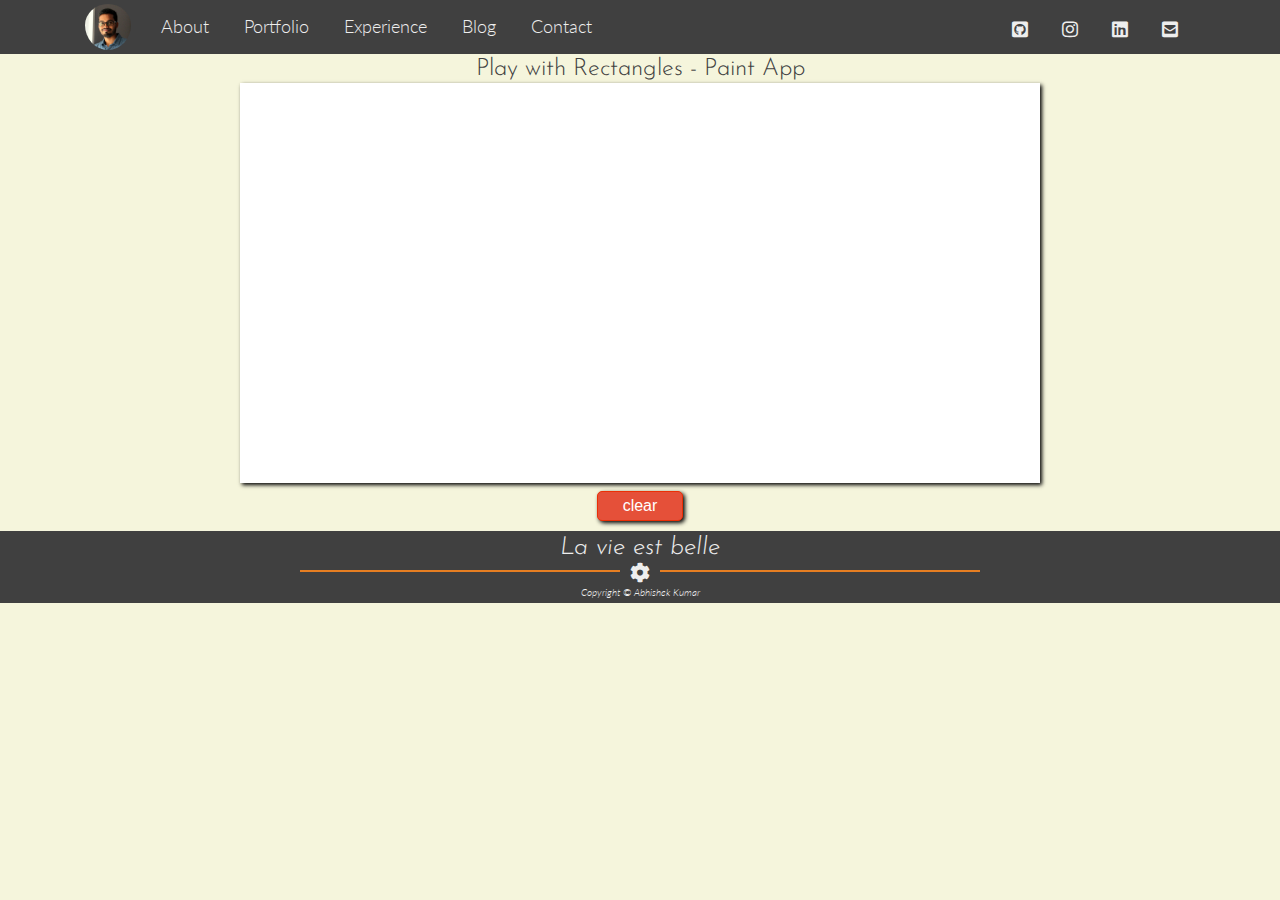
<file: Play With Rectangles/index.html>
<!DOCTYPE html>
<html>

<head>
    <meta charset="utf-8" />
    <meta http-equiv="X-UA-Compatible" content="IE=edge">
    <title>Abhishek</title>
    <meta name="viewport" content="width=device-width, initial-scale=1">
    <link href="https://fonts.googleapis.com/css?family=Josefin+Sans:300i,400|Lato:300,400" rel="stylesheet">
    <link rel="stylesheet" type="text/css" href="vendor/css/bootstrap-grid.min.css" />
    <link rel="stylesheet" type="text/css" href="https://use.fontawesome.com/releases/v5.0.10/css/all.css" />
    <link rel="stylesheet" type="text/css" href="style.css" />
</head>

<body onLoad='init()'>
    <header>
        <nav class="sticky">
            <div class="container">
                <div class="row">
                    <div class="col-sm-8">
                        <div class="d-flex align-items-center">
                            <a href="#">
                                <img class="logo" src="images/header-logoImg.jpg" />
                            </a>
                            <ul class="nav-items-list">
                                <li>
                                    <a class="navigation-items" href="#about">About</a>
                                </li>
                                <li>
                                    <a class="navigation-items" href="#portfolio">Portfolio</a>
                                </li>
                                <li>
                                    <a class="navigation-items" href="#">Experience</a>
                                </li>
                                <li>
                                    <a class="navigation-items" href="#">Blog</a>
                                </li>
                                <li>
                                    <a class="navigation-items" href="#">Contact</a>
                                </li>
                            </ul>
                        </div>
                    </div>
                    <div class="col-sm-4">
                        <div class="social-container">
                            <div class="social-connect">
                                <div class="social-connect-links">
                                    <a href="mailto:abhishek.kumar9214@gmail.com" target="_blank">
                                        <i class="fas fa-envelope-square"></i>
                                    </a>
                                </div>
                            </div>
                        </div>
                        <div class="social-container">
                            <div class="social-connect">
                                <div class="social-connect-links">
                                    <a href="https://www.linkedin.com/in/AbhishekKumar9214/" target="_blank">
                                        <i class="fab fa-linkedin"></i>
                                    </a>
                                </div>
                            </div>
                        </div>
                        <div class="social-container">
                            <div class="social-connect">
                                <div class="social-connect-links">
                                    <a href="https://www.instagram.com/aeiouisvowel/" target="_blank">
                                        <i class="fab fa-instagram"></i>
                                    </a>
                                </div>
                            </div>
                        </div>
                        <div class="social-container">
                            <div class="social-connect">
                                <div class="social-connect-links">
                                    <a href="https://github.com/abhishek9214" target="_blank">
                                        <i class="fab fa-github-square"></i>
                                    </a>
                                </div>
                            </div>
                        </div>
                    </div>
                </div>
            </div>
        </nav>
    </header>

    <section class="canvas-board">
        <h1>Play with Rectangles - Paint App</h1>
        <canvas id="canvas" width="800" height="400"></canvas>
        <button id="clear" class="btn" type="button" value="clear">clear</button>
    </section>

    <footer>
        <blockquote class="footer-quote">La vie est belle</blockquote>
        <div class="footer-cog">
            <i class="fas fa-cog fa-spin fa-1x"></i>
        </div>
        <div class="copyright">
            <i>Copyright &copy;
                <a href="#">Abhishek Kumar</a>
            </i>
        </div>
    </footer>

    <script src="script.js"></script>
</body>

</html>
</file>
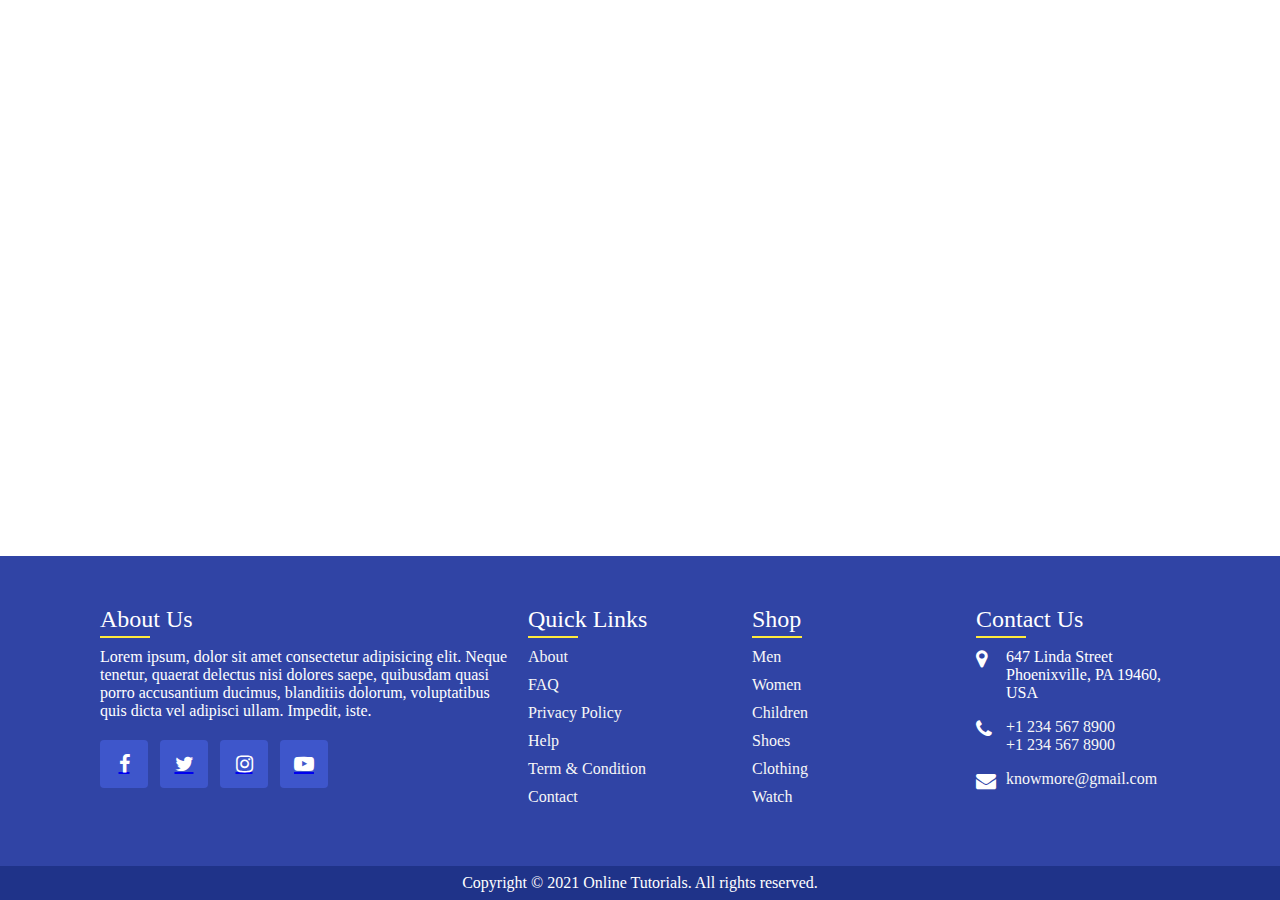
<file: Responsive Footer/index.html>
<!DOCTYPE html>
<html>
	<head>
		<title></title>
		<meta charset="utf-8">
		<meta name="viewport" content="width=device-width, initial-scale=1.0">
		<link rel="stylesheet" href="https://stackpath.bootstrapcdn.com/font-awesome/4.7.0/css/font-awesome.min.css" integrity="sha384-wvfXpqpZZVQGK6TAh5PVlGOfQNHSoD2xbE+QkPxCAFlNEevoEH3Sl0sibVcOQVnN" crossorigin="anonymous">
		<link rel="stylesheet" type="text/css" href="style.css">
	
	</head>
	<body>
		<footer>
			<div class="container">
				<div class="sec aboutus">
					<h2>About Us</h2>
					<p>Lorem ipsum, dolor sit amet consectetur adipisicing elit. Neque tenetur, quaerat delectus nisi dolores saepe, quibusdam quasi porro accusantium ducimus, blanditiis dolorum, voluptatibus quis dicta vel adipisci ullam. Impedit, iste.</p>
					<ul class="sci">
						<li><a href="#"><i class="fa fa-facebook" aria-hidden="true"></i></a></li>
						<li><a href="#"><i class="fa fa-twitter" aria-hidden="true"></i></a></li>
						<li><a href="#"><i class="fa fa-instagram" aria-hidden="true"></i></a></li>
						<li><a href="#"><i class="fa fa-youtube-play" aria-hidden="true"></i></a></li>
					</ul>
				</div>

				<div class="sec quicklinks">
					<h2>Quick Links</h2>
					<li><a href="#">About</a></li>
					<li><a href="#">FAQ</a></li>
					<li><a href="#">Privacy Policy</a></li>
					<li><a href="#">Help</a></li>
					<li><a href="#">Term & Condition</a></li>
					<li><a href="#">Contact</a></li>
				</div>

				<div class="sec quicklinks">
					<h2>Shop</h2>
					<li><a href="#">Men</a></li>
					<li><a href="#">Women</a></li>
					<li><a href="#">Children</a></li>
					<li><a href="#">Shoes</a></li>
					<li><a href="#">Clothing</a></li>
					<li><a href="#">Watch</a></li>
				</div>

				<div class="sec contact">
					<h2>Contact Us</h2>
					<ul class="info">
						<li>
							<span><i class="fa fa-map-marker" aria-hidden="true"></i></span>
							<span>647 Linda Street<br>
								Phoenixville, PA 19460,<br>USA</span>
						</li>
						<li>
							<span><i class="fa fa-phone" aria-hidden="true"></i></span>
							<p><a href="tel: +12345678900">+1 234 567 8900</a><br>
							<a href="tel: +12345678900">+1 234 567 8900</a></p>
						</li>
						<li>
							<span><i class="fa fa-envelope" aria-hidden="true"></i></span>
							<p><a href="mailto: knowmore@gmail.com">knowmore@gmail.com</a></p>
						</li>
					</ul>
				</div>
			</div>
		</footer>

		<div class="copyright">
			<p>Copyright &copy; 2021 Online Tutorials. All rights reserved.</p>
		</div>

		<script type="text/javascript"></script>
	</body>
</html>
</file>
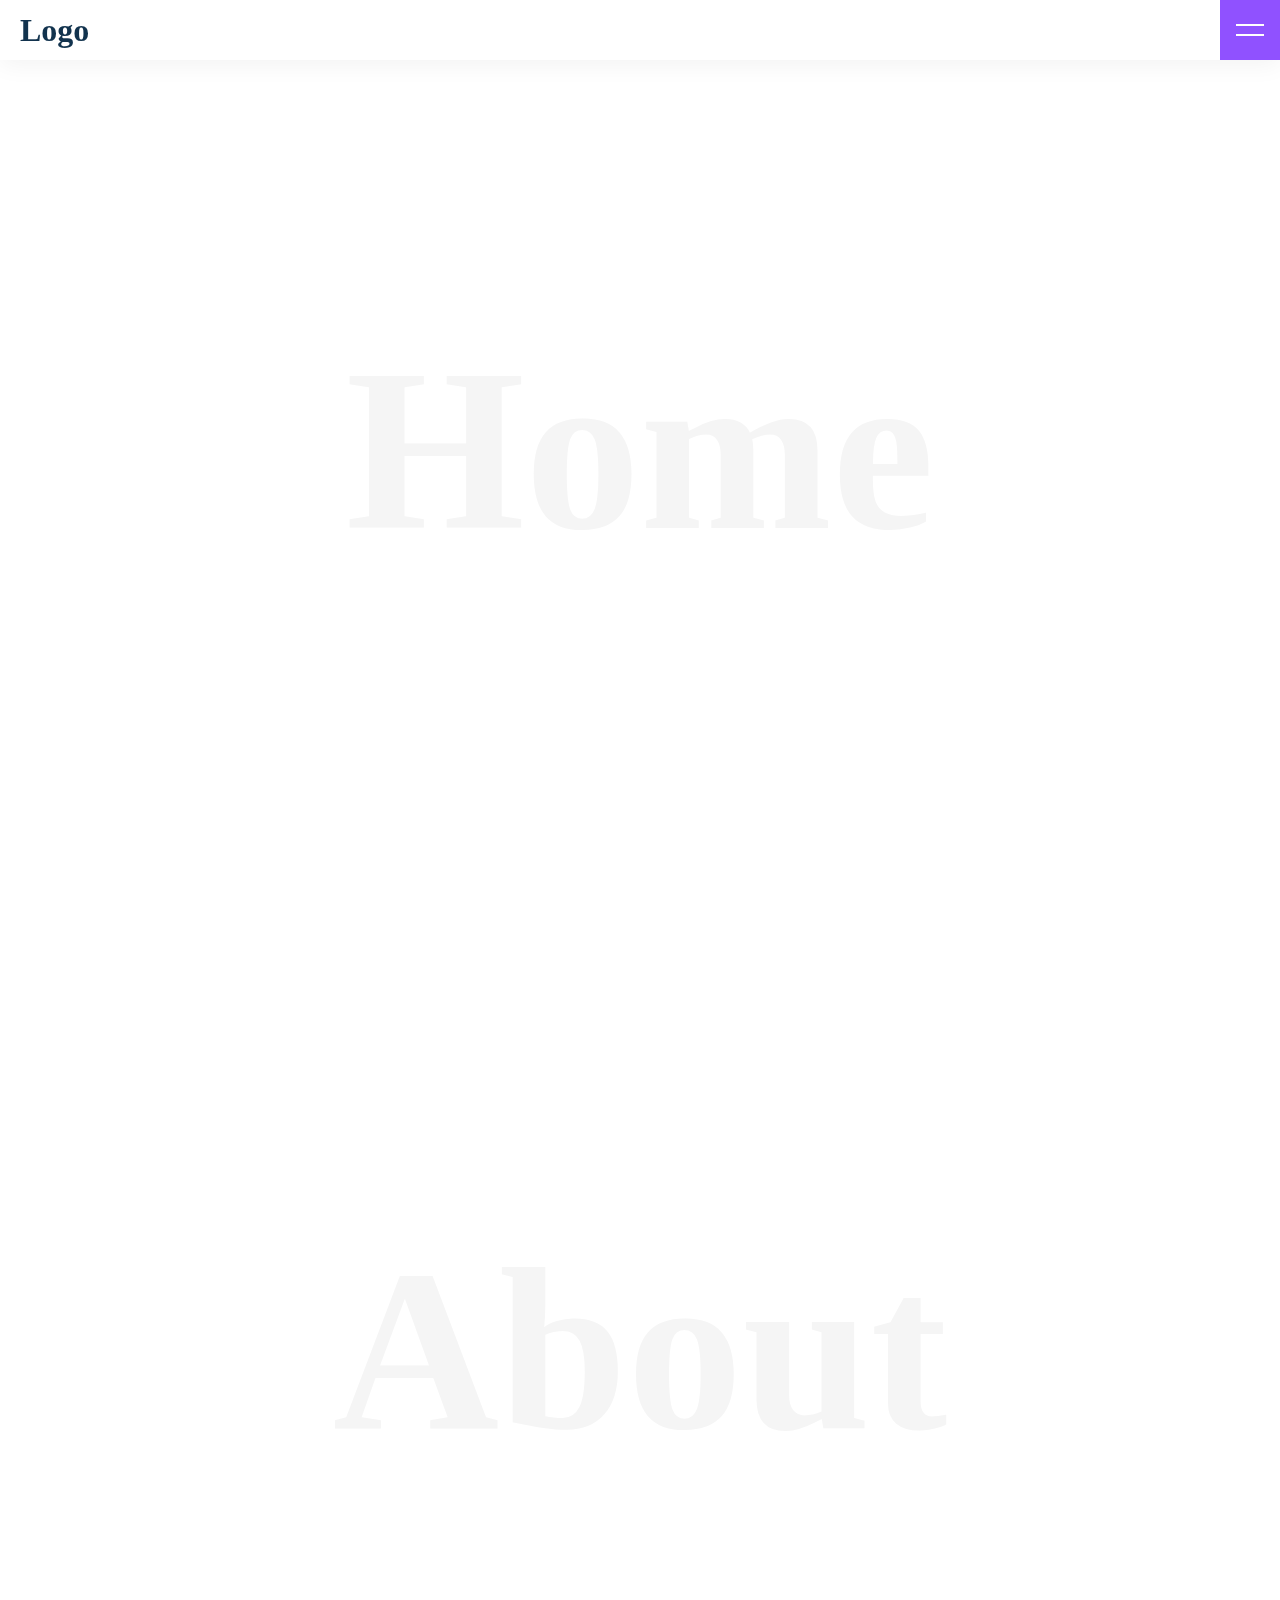
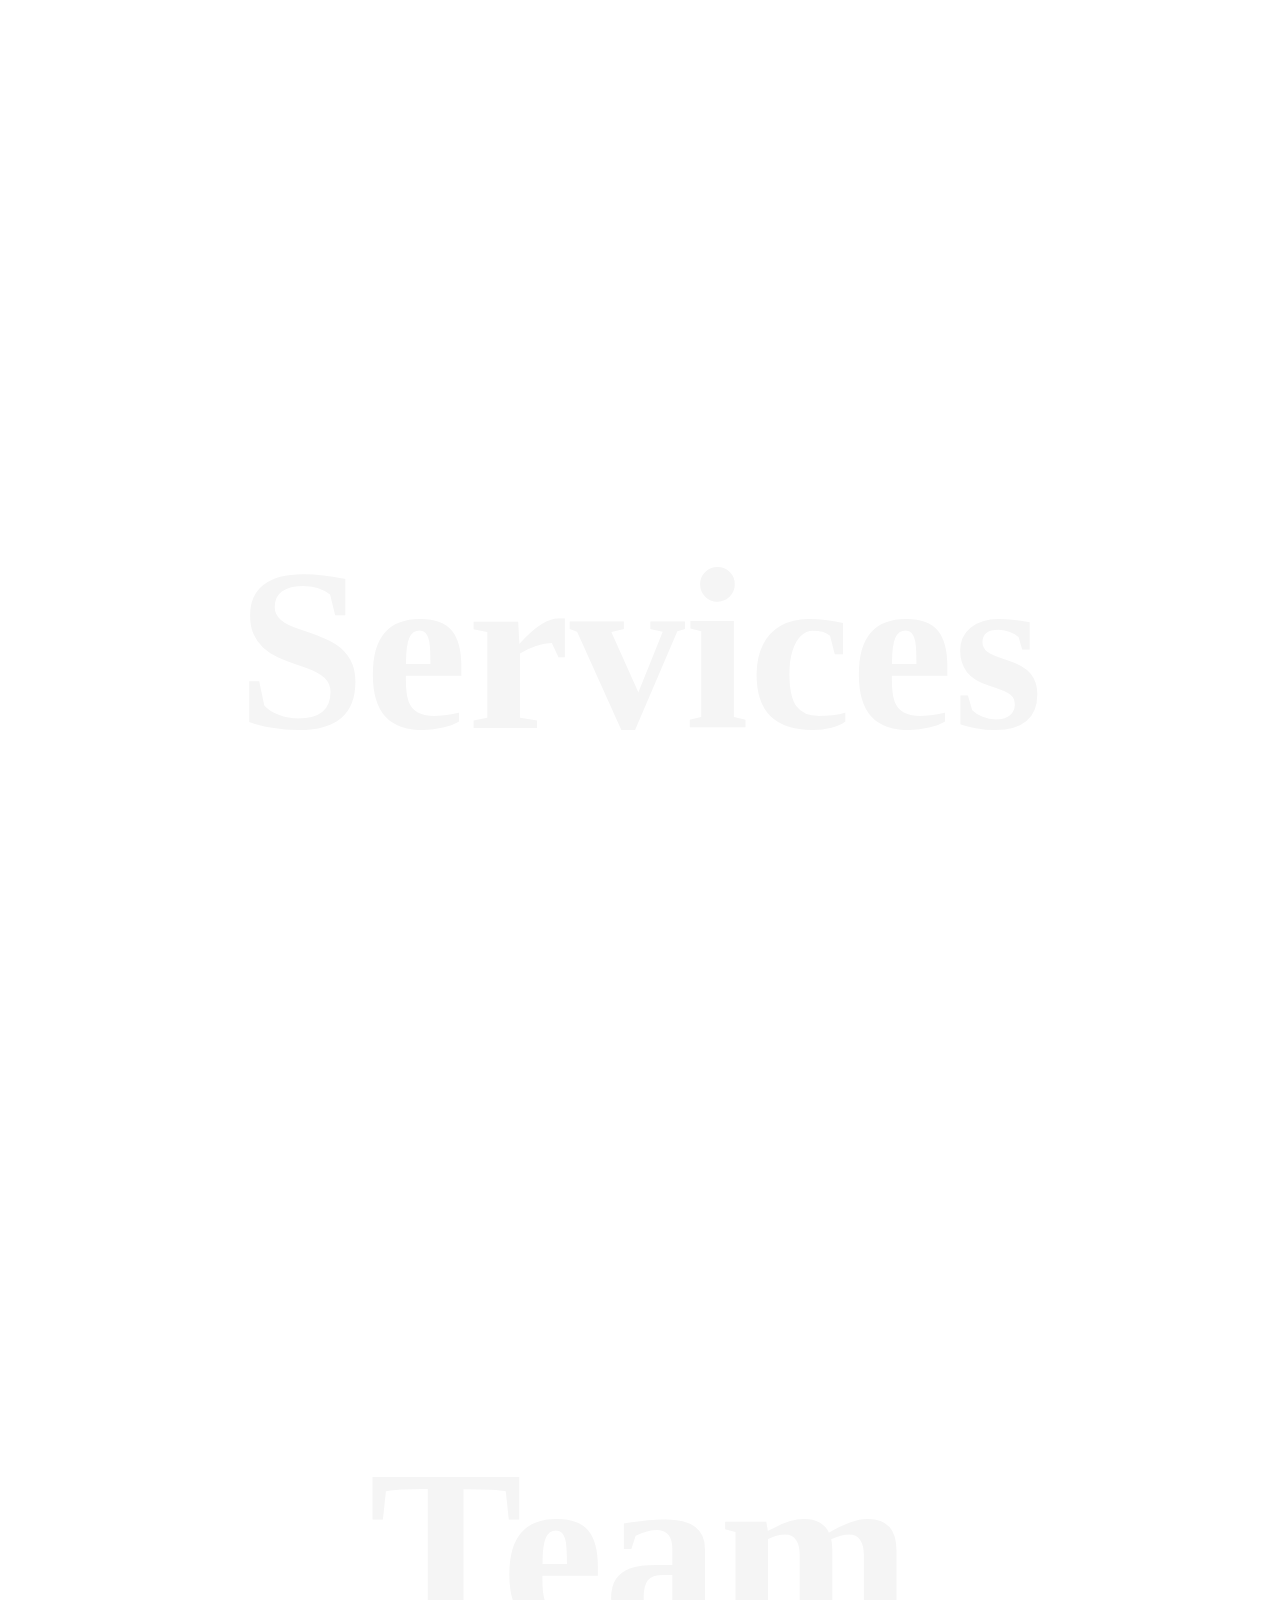
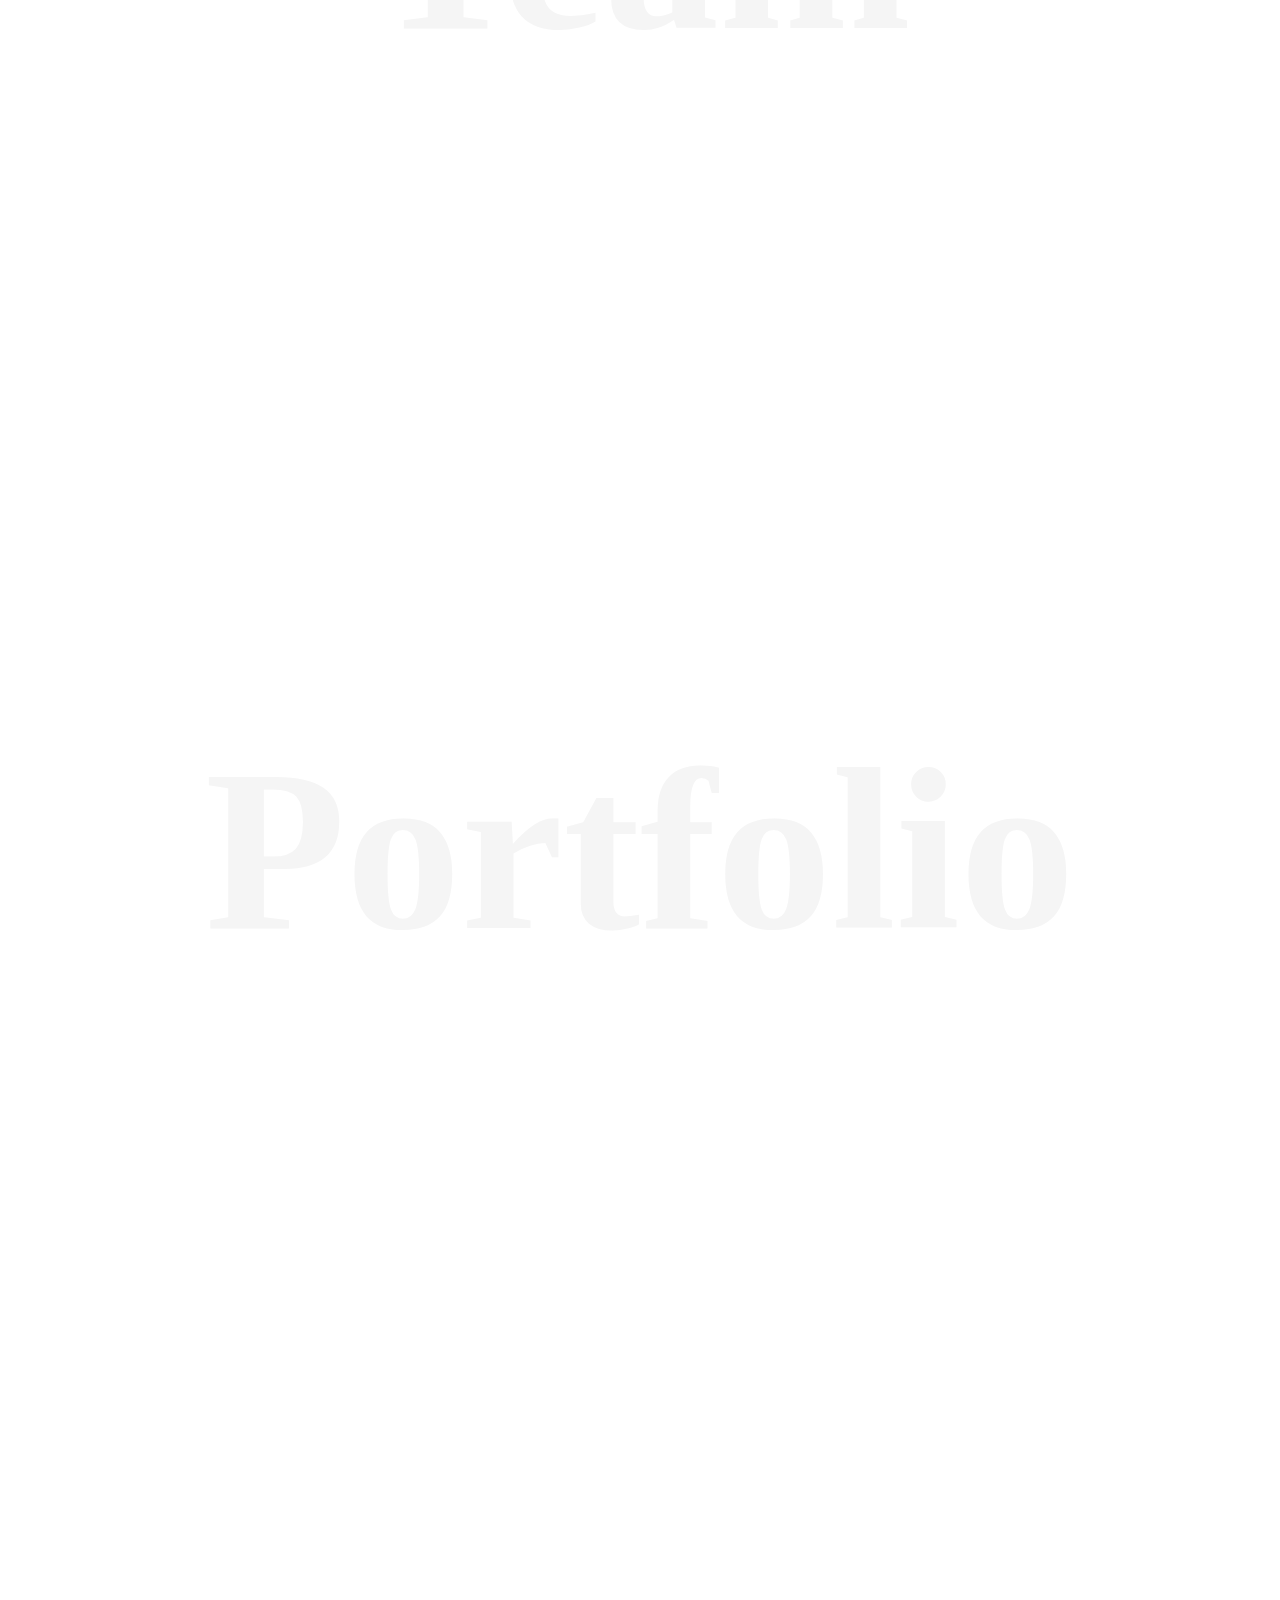
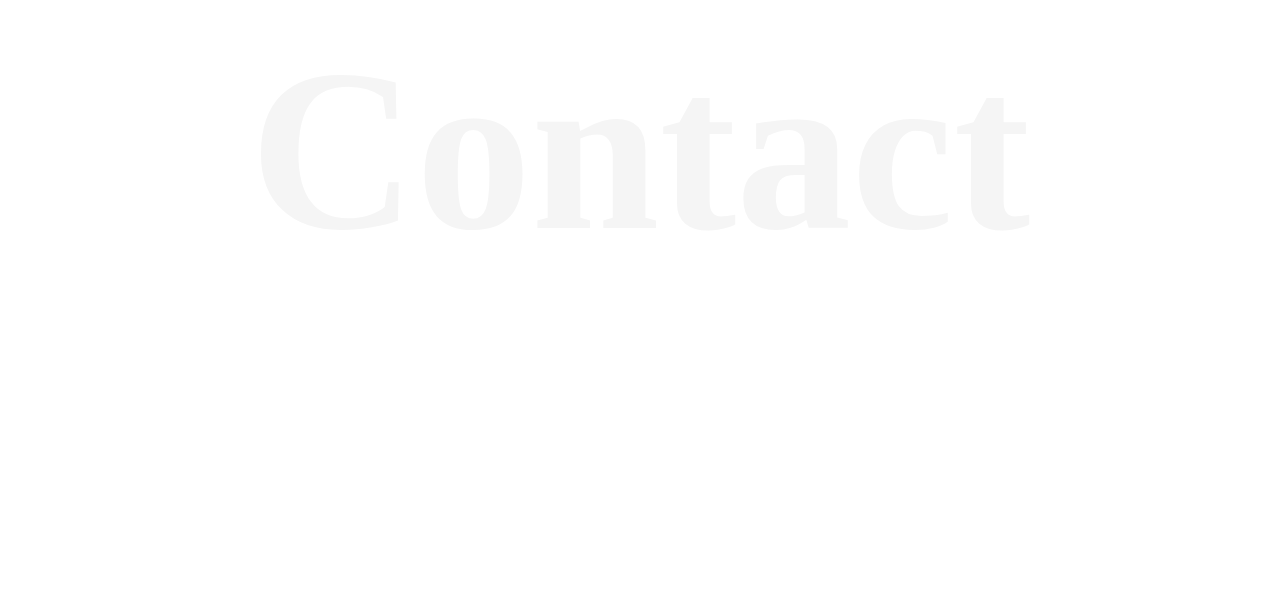
<file: Responsive Navbar/index.html>
<!DOCTYPE html>
<html>
	<head>
		<title></title>
		<meta charset="utf-8">
		<meta name="viewport" content="width=device-width, initial-scale=1.0">
		<link rel="stylesheet" href="https://stackpath.bootstrapcdn.com/font-awesome/4.7.0/css/font-awesome.min.css" integrity="sha384-wvfXpqpZZVQGK6TAh5PVlGOfQNHSoD2xbE+QkPxCAFlNEevoEH3Sl0sibVcOQVnN" crossorigin="anonymous">
		<link rel="stylesheet" type="text/css" href="style.css">
	
	</head>
	<body>
		<header id="header">
			<a href="#" class="logo">Logo</a>
			<div id="toggle"></div>
			<div id="navbar">
				<ul>
					<li><a href="#home">Home</a></li>
					<li><a href="#about">About</a></li>
					<li><a href="#services">Services</a></li>
					<li><a href="#team">Team</a></li>
					<li><a href="#portfolio">Portfolio</a></li>
					<li><a href="#contact">Contact</a></li>
				</ul>
			</div>
		</header>

		<section id="home">Home</section>
		<section id="about">About</section>
		<section id="services">Services</section>
		<section id="team">Team</section>
		<section id="portfolio">Portfolio</section>
		<section id="contact">Contact</section>
		

		<script type="text/javascript">
			const header = document.getElementById('header');
			const toggle = document.getElementById('toggle');
			const navbar = document.getElementById('navbar');

			document.onclick = function(e){
				if(e.target.id !== 'header' && e.target.id !== 'toggle' && e.target.id !== 'navbar')
				{
					toggle.classList.remove('active');
					navbar.classList.remove('active');
				}
			}

			toggle.onclick= function(){
				toggle.classList.toggle('active');
				navbar.classList.toggle('active');
			}
		</script>
	</body>
</html>
</file>
<file: Closing Sidebar by Clicking Outside/style.css>
*
{
	margin: 0;
	padding: 0;	
	box-sizing: border-box;
	font-family: 'poppins';
}
body
{
	background: #001a25;
	
}
#toggle
{
	position: fixed;
	top: 20px;
	right: 20px;
	width: 60px;
	height: 60px;
	background: #03a9f4;
	cursor: pointer;
	display: flex;
	justify-content: center;
	align-items: center;
}
#toggle::before
{
	content: '';
	position: absolute;
	width: 28px;
	height: 2px;
	background: #fff;
	transform: translateY(-5px);
	transition: 0.2s;
}
#toggle::after
{
	content: '';
	position: absolute;
	width: 28px;
	height: 2px;
	background: #fff;
	transform: translateY(5px);
	transition: 0.2s;
}
#toggle.active::before
{
	transform: translateY(0px) rotate(45deg);
}
#toggle.active::after
{
	transform: translateY(0px) rotate(-45deg);
}
#sidebar
{
	position: fixed;
	top: 0;
	left: -300px;
	width: 300px;
	height: 100vh;
	background: #003147;
	transition: 0.5s;
}
#sidebar.active
{
	left: 0px;
}
#sidebar ul
{
	position: relative;
	margin-top: 50px;
}
#sidebar ul li
{
	list-style: none;
	display: inline-block;
	width: 100%;
	padding: 10px 40px; 
}
#sidebar ul li:hover
{
	width: 250px;
	background: #03a9f4;
	text-transform: uppercase;
}
#sidebar ul li a
{
	color: #fff;
	text-decoration: none;
	font-size: 1.5em;
	letter-spacing: 6px;
}
</file>
<file: Creative Website Banner Effects using CSS & Vanilla Javascript/style.css>
* {
    margin: 0;
    padding: 0;
    box-sizing: border-box;
}

body {
    font-family: 'Poppins', sans-serif;
}

a {
    text-decoration: none;
}

ul {
    list-style: none;
}

section {
    position: relative;
    width: 100%;
    min-height: 100vh;
    padding: 100px;
    display: flex;
    justify-content: space-between;
    align-items: center;
}

/* HEADER */

header {
    position: absolute;
    top: 0;
    left: 0;
    width: 100%;
    padding: 20px 100px;
    display: flex;
    justify-content: space-between;
    align-items: center;
}

header .logo {
    position: relative;
    max-width: 80px;

}

header ul {
    position: relative;
    display: flex;
}

header ul li a {
    display: inline-block;
    color: #333;
    font-weight: 400;
    margin-left: 40px;
    transition: opacity 250ms;
}

header ul li a:hover {
    opacity: 0.8;
}

/* CONTENT */

.content {
    position: relative;
    width: 100%;
    display: flex;
    justify-content: space-between;
    align-items: center;
}

.content .textBox {
    position: relative;
    max-width: 600px;
}

.content .textBox h2 {
    color: #333;
    font-size: 4em;
    line-height: 1.4em;
    font-weight: 600;
}

.content .textBox h2 span {
    color: #017143;
    font-size: 1.2em;
    font-weight: 700;
}

.content .textBox p {
    color: #333;
}


.content .textBox a {
    display: inline-block;
    margin-top: 20px;
    padding: 8px 20px;
    background-color: #017143;
    color: #FFF;
    border-radius: 40px;
    font-weight: 600;
    letter-spacing: 1px;
    transition: opacity 250ms;
}

.content .textBox a:hover {
    opacity: 0.8;
}

.content .imgBox {
    width: 600px;
    display: flex;
    justify-content: flex-end;
    padding-right: 50px;
    margin-top: 50px;
}

.content .imgBox img {
    max-width: 340px;
}


/* THUMBNAIL */

.thumb {
    position: absolute;
    left: 50%;
    bottom: 20px;
    transform: translateX(-50%);
    display: flex;
    align-items: center;
}

.thumb li {
    display: inline-block;
    margin: 0 20px;
    cursor: pointer;
    transition: 0.5s;
}

.thumb li:first-child {
    margin-right: 12px;
}

.thumb li:hover {
    transform: translateY(-15px);
}

.thumb li img {
    max-width: 65px;
}

.thumb li:first-child img {
    max-width: 72px;
}

.thumb li:last-child img {
    max-width: 55px;
    margin-bottom: 10px;
}

/* SOCIAL ICONS */

.sci {
    position: absolute;
    top: 50%;
    right: 30px;
    transform: translateY(-50%);
    display: flex;
    justify-content: center;
    align-items: center;
    flex-direction: column;
}

.sci li a {
    display: inline-block;
    margin: 5px 0;
    filter: invert(1);
}

.sci li a img {
    transition: opacity 250ms;
}

.sci li a img:hover {
    opacity: 0.8;
}


/* CIRCLE  */
.circle {
    position: absolute;
    top: 0;
    left: 0;
    width: 100%;
    height: 100%;
    background-color: #017143;
    clip-path: circle(600px at right 800px);
}

.element
{
    position: fixed;
    width: 150px;
    height: 150px;
    background: #000  url(images/textBg.jpg);
    background-size: cover;
    background-attachment: fixed;
    border-radius: 50%;
}
.zIndexTop
{
    z-index: 10000;
}
</file>
<file: Creative Website Banner Effects using CSS & Vanilla Javascript/responsive.css>
@media(max-width: 991px) {
    header {
        padding: 20px;
    }

    header .logo {
        max-width: 60px;
    }

    header ul {
        display: none;
    }

    .toggle {
        position: relative;
        width: 30px;
        height: 30px;
        cursor: pointer;
        background-image: url(images/menu.png);
        background-size: 30px;
        background-position: center;
        background-repeat: no-repeat;
        filter: invert(1);
        transition: opacity 250ms;
    }

    .toggle:hover {
        opacity: 0.8;
    }

    .toggle.active {
        position: fixed;
        right: 20px;
        background-image: url(images/close.png);
        background-size: 25px;
        background-position: center;
        background-repeat: no-repeat;
        z-index: 11;
    }

    .navigation.active {
        position: fixed;
        top: 0;
        left: 0;
        width: 100%;
        height: 100%;
        display: flex;
        flex-direction: column;
        align-items: center;
        justify-content: center;
        background-color: #FFF;
        z-index: 10;
    }

    .navigation.active li a {
        font-size: 1.5em;
        margin-bottom: 40px;
    }

    section {
        padding: 20px 20px 180px;
    }

    .content {
        flex-direction: column;
        margin-top: 100px;
    }

    .content .textBox h2 {
        font-size: 2.5em;
        margin-bottom: 15px;
    }

    .content .textBox {
        max-width: 100%; 
    }

    .circle {
        clip-path: circle(400px at center bottom);
    }

    .imgBox {
        max-width: 100%;
        justify-content: center;
    }

    .imgBox img {
        width: 250px;
    }

    .sci {
        background-color: #017143;
        right: 0;
        width: 50px;
        border-top-left-radius: 5px;
        border-bottom-left-radius: 5px;
        padding: 5px 0;
    }


}

/* CONTINUE...  */
</file>
<file: CSS 3D Text Animation Effects/style.css>
*
{
	margin: 0;
	padding: 0;	
	box-sizing: border-box;
	font-family: 'poppins';
}
body
{
	min-height: 100vh;
	background: #222;
	display: flex;
	justify-content: center;
	align-items: center;
	overflow: hidden;
}
.container
{
	display: flex;
	justify-content: center;
	align-items: center;
}
.container .box
{
	transform-style: preserve-3d;
	animation: animate 25s linear infinite;
}
@keyframes animate
{
	0%
	{
		transform: perspective(1000px) rotateX(0deg) rotate(25deg);
	}
	100%
	{
		transform: perspective(1000px) rotateX(360deg) rotate(25deg);
	}
}
.container .box span
{
	position: absolute;
	color: #fff;
	font-size: 3.5em;
	white-space: nowrap;
	text-transform: uppercase;
	font-weight: 900;
	padding: 0 10px;
	background: linear-gradient(90deg, transparent, rgba(0,0,0,0.5), transparent);
	line-height: 0.76em;
	transform-style: preserve-3d;
	text-shadow: 0 5px 15px rgba(0,0,0,0.25);
	transform: translate(-50%,-50%) rotateX(calc(var(--i) * 22.5deg)) translateZ(106px);
}
.container .box span i:nth-child(1)
{
	font-style: initial;
	color: #ff246f;
}
.container .box span i:nth-child(2)
{
	font-style: initial;
	color: #12b5ff;
}
</file>
<file: CSS Loading Bar Animation/style.css>
*
{
	margin: 0;
	padding: 0;	
	box-sizing: border-box;
	font-family: 'poppins';
}
body
{
	min-height: 100vh;
	background: #1c1c1c;
	display: flex;
	justify-content: center;
	align-items: center;
}
.container
{
	position: relative;
	width: 500px;
}
.container .loading
{
	position: relative;
	display: flex;
	background: linear-gradient(#616161 0%, #333 10%, #222);
	border: 2px solid #000;
	padding: 20px;
	border-radius: 8px;
	box-shadow: 0 20px 35px rgba(0,0,0,0.5);
}
.container .loading::before
{
	content: '';
	position: absolute;
	top: 0;
	left: 0;
	width: 100%;
	height: 50%;
	background: rgba(255,255,255,0.1);
	z-index: 10;
	pointer-events: none;
}
.container .loading::after
{
	content: '';
	position: absolute;
	top: 27px;
	right: 20px;
	width: 10px;
	height: 10px;
	border-radius: 10px;
	background: #22e4e3;
	box-shadow: 0 0 5px #22e4e3,
				0 0 10px #22e4e3,
				0 0 40px #22e4e3;
	animation: animateLight 2s linear infinite;
}
@keyframes animateLight
{
	0%,49.99%
	{
		background: #22e4e3;
		box-shadow: 0 0 5px #22e4e3,
				0 0 10px #22e4e3,
				0 0 40px #22e4e3;
	}
	50%,100%
	{
		background: #111;
		box-shadow: none;
	}
}
.container .loading .text
{
	position: relative;
	width: 80px;
	color: #fff;
	text-align: right;
	letter-spacing: 1px;
}
.container .loading .percent
{
	position: relative;
	top: 2px;
	width: calc(100% - 120px);
	height: 20px;
	background: #151515;
	border-radius: 20px;
	margin: 0 10px;
	box-shadow: inset 0 0 10px #000;
	overflow: hidden;
}
.container .loading .percent .progress
{
	position: absolute;
	top: 0;
	left: 0;
	width: 0;
	height: 100%;
	background: linear-gradient(45deg, #22ffde, #2196f3);
	animation: animate 6s ease-in-out infinite;
}
@keyframes animate
{
	0%
	{
		width: 0;
		left: 0;
	}
	50%
	{
		width: 100%;
		left: 0;
	}
	100%
	{
		width: 100%;		
		left: 100%;
	}
}
</file>
<file: CSS3 Glowing Gradient Glassmorphism Card/style.css>
*
{
	margin: 0;
	padding: 0;	
	box-sizing: border-box;
	font-family: consolas;
}
body
{
	/*position: relative;*/
	min-height: 100vh;
	background: #1d061a;
	display: flex;
	justify-content: center;
	align-items: center;
}
.container
{
	display: flex;
	justify-content: center;
	align-items: center;
	flex-wrap: wrap;
	padding: 40px 0;
}
.container .box
{
	position: relative;
	width: 320px;
	height: 400px;
	display: flex;
	justify-content: center;
	align-items: center;
	margin: 40px 30px;
	transition: 0.5s;
}
.container .box::before
{
	content: '';
	position: absolute;
	top: 0;
	left: 50px;
	width: 50%;
	height: 100%;
	background: #fff;
	border-radius: 8px;
	transform: skewX(15deg);
	transition: 0.5s;
}
.container .box::after
{
	content: '';
	position: absolute;
	top: 0;
	left: 50px;
	width: 50%;
	height: 100%;
	background: #fff;
	border-radius: 8px;
	transform: skewX(15deg);
	transition: 0.5s;
	filter: blur(30px);
}
.container .box:hover:before,
.container .box:hover:after
{
	transform: skewX(0deg);
	left: 20px;
	width: calc(100% - 90px);
}
.container .box:nth-child(1):before,
.container .box:nth-child(1):after
{
	background: linear-gradient(315deg, #ffbc00, #ff0058);
}
.container .box:nth-child(2):before,
.container .box:nth-child(2):after
{
	background: linear-gradient(315deg, #03a9f4, #ff0058);
}
.container .box:nth-child(3):before,
.container .box:nth-child(3):after
{
	background: linear-gradient(315deg, #4dff03, #00d0ff);
}
.container .box span
{
	display: block;
	position: absolute;
	top: 0;
	left: 0;
	right: 0;
	bottom: 0;
	z-index: 50;
	pointer-events: none;
}
.container .box span::before
{
	content: '';
	position: absolute;
	top: 0;
	left: 0;
	width: 100%;
	height: 100%;
	background: rgba(255,255,255,0.1);
	border-radius: 8px;
	backdrop-filter: blur(10px);
	opacity: 0;
	transition: 0.5s;
	animation: animate 2s ease-in-out infinite;
	box-shadow: 0 5px 15px rgba(0,0,0,0.05);
}
.container .box:hover span::before
{
	top: -50px;
	left: 50px;
	width: 100px;
	height: 100px;
	opacity: 1;
}


.container .box span::after
{
	content: '';
	position: absolute;
	bottom: 0;
	right: 0;
	width: 100%;
	height: 100%;
	background: rgba(255,255,255,0.1);
	border-radius: 8px;
	backdrop-filter: blur(10px);
	opacity: 0;
	transition: 0.5s;
	animation: animate 2s ease-in-out infinite;
	box-shadow: 0 5px 15px rgba(00,0,0,0.05);
	animation-delay: -1s;
}
.container .box:hover span::after
{
	bottom: -50px;
	right: 50px;
	width: 100px;
	height: 100px;
	opacity: 1;
}
@keyframes animate
{
	0%,100%
	{
		transform: translateY(10px);
	}
	50%
	{
		transform: translateY(-10px);
	}
}
.container .box .content
{
	position: relative;
	left: 0;
	padding: 20px 40px;
	background: rgba(255,255,255,0.05);
	box-shadow: 0 5px 15px rgba(00,0,0,0.1);
	border-radius: 8px;
	backdrop-filter: blur(10px);
	z-index: 1;
	transition: 0.5s;
	color: #fff;
}
.container .box:hover .content
{
	left: -25px;
	padding: 60px 40px;
}
.container .box .content h2
{
	font-size: 2em;
	color: #fff;
	margin-bottom: 10px;
}
.container .box .content p
{
	font-size: 1.1em;
	margin-bottom: 10px;
	line-height: 1.4em;
}
.container .box .content a
{
	display: inline-block;
	font-size: 1.1em;
	color: #fff;
	padding: 10px;
	border-radius: 4px;
	text-decoration: none;
	font-weight: 700px;
	margin-top: 5px;
}
.container .box:hover .content a
{
	background: #fff;
	color: #111;
	border-radius: 50px;
}
.container .box:hover .content a:hover
{
	background: aqua;
	opacity: 0.8;
	color: #fff;
	border-radius: 50px;
}
</file>
<file: Direction aware hover effect/style.css>
body {
	 display: flex;
	 justify-content: center;
	 align-items: center;
	 min-height: 100vh;
	 background: #282d2d;
	 font: normal 400 86.6666666667% -apple-system, BlinkMacSystemFont, Helvetica, Arial, sans-serif;
	 -webkit-font-smoothing: antialiased;
	 -moz-osx-font-smoothing: grayscale;
}
 nav {
	 display: grid;
	 grid-auto-flow: column;
	 grid-gap: 1em;
}
 a {
	 position: relative;
	 font-weight: 600;
	 text-decoration: none;
	 color: white;
	 opacity: 0.7;
	 transition: opacity 0.3s cubic-bezier(0.51, 0.92, 0.24, 1);
}
 a::after {
	 --scale: 0;
	 content: '';
	 position: absolute;
	 left: 0;
	 right: 0;
	 top: 100%;
	 height: 3px;
	 background: linear-gradient(135deg, #73fac8, #00bee1);
	 transform: scaleX(var(--scale));
	 transform-origin: var(--x) 50%;
	 transition: transform 0.3s cubic-bezier(0.51, 0.92, 0.24, 1);
}
 a:hover {
	 opacity: 1;
}
 a:hover::after {
	 --scale: 1;
}
</file>
<file: Glass Shutter Effects/style.css>
*
{
	margin: 0;
	padding: 0;	
	font-family: consolas;
}
body
{
	min-height: 100vh;
	background: #151515;
	display: flex;
	justify-content: center;
	align-items: center;
	box-sizing: border-box;
	overflow: hidden;
}
div
{
	position: relative;
}
#rangeValue
{
	position: relative;
	box-sizing: border-box;
	text-align: center;
	display: block;
	font-size: 10em;
	color: #22ff08;
	font-weight: 800;
	z-index: 1;
}
#rangeValue::after
{
	content: '%';
}
.range
{
	position: relative;
	width: 500px;
	height: 25px;
	appearance: none;
	background: rgba(0,0,0,0.8);
	outline: none;
	border-radius: 30px;
	border: 2px solid #000;
	box-shadow: 0 0 0 2px #151515,
	inset 0 0 5px #000;
	z-index: 1;
	overflow: hidden;
}
.range::-webkit-slider-thumb
{
	appearance: none;
	width: 23px;
	height: 23px;
	background: #22ff08;
	cursor: pointer;
	border: 5px solid #222;
	border-radius: 50%;
	box-shadow: -415px 0 0 400px #22ff08;
}
#fillRangeTopLeft
{
	position: fixed;
	top: 0;
	left: 0;
	height: 50%;
	z-index: 2;
	box-shadow: 0 5px 15px rgba(0,0,0,0.25);
	border-right: 1px solid rgba(255,255,255,0.05);
	border-bottom: 1px solid rgba(255,255,255,0.05);
	pointer-events: none;
	box-sizing: border-box;
	backdrop-filter: blur(15px);
}
#fillRangeTopRight
{
	position: fixed;
	top: 0;
	right: 0;
	width: 50%;
	z-index: 2;
	box-shadow: 0 -5px 15px rgba(0,0,0,0.25);
	border-left: 1px solid rgba(255,255,255,0.05);
	border-bottom: 1px solid rgba(255,255,255,0.05);
	pointer-events: none;
	box-sizing: border-box;
	backdrop-filter: blur(15px);
}
#fillRangeBottomLeft
{
	position: fixed;
	bottom: 0;
	left: 0;
	width: 50%;
	z-index: 2;
	box-shadow: -5px 0 15px rgba(0,0,0,0.25);
	border-right: 1px solid rgba(255,255,255,0.05);
	border-top: 1px solid rgba(255,255,255,0.05);
	pointer-events: none;
	box-sizing: border-box;
	backdrop-filter: blur(15px);
}
#fillRangeBottomRight
{
	position: fixed;
	bottom: 0;
	right: 0;
	height: 50%;
	z-index: 2;
	box-shadow: 5px 0 15px rgba(0,0,0,0.25);
	border-left: 1px solid rgba(255,255,255,0.05);
	border-top: 1px solid rgba(255,255,255,0.05);
	pointer-events: none;
	box-sizing: border-box;
	backdrop-filter: blur(15px);
}
</file>
<file: Menja/style.css>
body {
	margin: 0;
	background-color: #000;
	background-image: radial-gradient(ellipse at top, #335476 0.0%, #31506e 11.1%, #304b67 22.2%, #2f4760 33.3%, #2d4359 44.4%, #2c3f51 55.6%, #2a3a4a 66.7%, #293643 77.8%, #28323d 88.9%, #262e36 100.0%);
	height: 100vh;
	overflow: hidden;

	font-family: monospace;
	font-weight: bold;
	letter-spacing: 0.06em;
	color: rgba(255, 255, 255, 0.75);
}

#c {
	display: block;
	touch-action: none;
	transform: translateZ(0);
}


/*/////////////////////
//        HUD        //
/////////////////////*/


.hud__score,
.pause-btn {
	position: fixed;
	font-size: calc(14px + 2vw + 1vh);
}

.hud__score {
	top: 0.65em;
	left: 0.65em;
	pointer-events: none;
	user-select: none;
}

.cube-count-lbl {
	font-size: 0.46em;
}

.pause-btn {
	position: fixed;
	top: 0;
	right: 0;
	padding: 0.8em 0.65em;
}

.pause-btn > div {
	position: relative;
	width: 0.8em;
	height: 0.8em;
	opacity: 0.75;
}

.pause-btn > div::before,
.pause-btn > div::after {
	content: '';
	display: block;
	width: 34%;
	height: 100%;
	position: absolute;
	background-color: #fff;
}

.pause-btn > div::after {
	right: 0;
}

.slowmo {
	position: fixed;
	bottom: 0;
	width: 100%;
	pointer-events: none;
	opacity: 0;
	transition: opacity 0.4s;
	will-change: opacity;
}

.slowmo::before {
	content: 'SLOW-MO';
	display: block;
	font-size: calc(8px + 1vw + 0.5vh);
	margin-left: 0.5em;
	margin-bottom: 8px;
}

.slowmo::after {
	content: '';
	display: block;
	position: fixed;
	bottom: 0;
	width: 100%;
	height: 1.5vh;
	background-color: rgba(0, 0, 0, 0.25);
	z-index: -1;
}

.slowmo__bar {
	height: 1.5vh;
	background-color: rgba(255, 255, 255, 0.75);
	transform-origin: 0 0;
}



/*/////////////////////
//       MENUS       //
/////////////////////*/

.menus::before {
	content: '';
	pointer-events: none;
	position: fixed;
	top: 0;
	right: 0;
	bottom: 0;
	left: 0;
	background-color: #000;
	opacity: 0;
	transition: opacity 0.2s;
	transition-timing-function: ease-in;
}

.menus.has-active::before {
	opacity: 0.08;
	transition-duration: 0.4s;
	transition-timing-function: ease-out;
}

.menus.interactive-mode::before {
	opacity: 0.02;
}



/* Menu containers */
.menu {
	pointer-events: none;
	position: fixed;
	top: 0;
	right: 0;
	bottom: 0;
	left: 0;
	display: flex;
	flex-direction: column;
	justify-content: center;
	align-items: center;
	user-select: none;
	text-align: center;
	color: rgba(255, 255, 255, 0.9);
	opacity: 0;
	visibility: hidden;
	transform: translateY(30px);
	transition-property: opacity, visibility, transform;
	transition-duration: 0.2s;
	transition-timing-function: ease-in;
}

.menu.active {
	opacity: 1;
	visibility: visible;
	transform: translateY(0);
	transition-duration: 0.4s;
	transition-timing-function: ease-out;
}

.menus.interactive-mode .menu.active {
	opacity: 0.6;
}

.menus:not(.interactive-mode) .menu.active > * {
	pointer-events: auto;
}


/* Common menu elements */

h1 {
	font-size: 4rem;
	line-height: 0.95;
	text-align: center;
	font-weight: bold;
	margin: 0 0.65em 1em;
}

h2 {
	font-size: 1.2rem;
	line-height: 1;
	text-align: center;
	font-weight: bold;
	margin: -1em 0.65em 1em;
}

.final-score-lbl {
	font-size: 5rem;
	margin: -0.2em 0 0;
}

.high-score-lbl {
	font-size: 1.2rem;
	margin: 0 0 2.5em;
}

button {
	display: block;
	position: relative;
	width: 200px;
	padding: 12px 20px;
	background: transparent;
	border: none;
	outline: none;
	user-select: none;
	font-family: monospace;
	font-weight: bold;
	font-size: 1.4rem;
	color: #fff;
	opacity: 0.75;
	transition: opacity 0.3s;
}

button::before {
	content: '';
	position: absolute;
	top: 0;
	right: 0;
	bottom: 0;
	left: 0;
	background-color: rgba(255, 255, 255, 0.15);
	transform: scale(0, 0);
	opacity: 0;
	transition: opacity 0.3s, transform 0.3s;
}

/* No `:focus` styles because this is a mouse/touch game! */
button:active {
	opacity: 1;
}

button:active::before {
	transform: scale(1, 1);
	opacity: 1;
}

.credits {
	position: fixed;
	width: 100%;
	left: 0;
	bottom: 20px;
}

a {
	color: white;
}

/* Only enable hover state on large screens */
@media (min-width: 1025px) {
	button:hover {
		opacity: 1;
	}

	button:hover::before {
		transform: scale(1, 1);
		opacity: 1;
	}
}
</file>
<file: Play With Rectangles/style.css>
* {
    margin:0;
    padding: 0;
    box-sizing: border-box;
}

html {
    color: #404040;
    font-family: 'Lato',sans-serif,Arial;
    font-size: 20px;
    font-weight: 300;
    text-rendering: optimizeLegibility;
}

body {
    background-color: beige;
}

*:focus {
    outline: none;
}

canvas {
    display:block;
    margin:2px auto 0;
    background:#fff;
    box-shadow: 2px 2px 4px 0 black;
  }

button {
    display: block;
    margin: 8px auto 0 ;
    padding: 5px 25px;
    color: #fff;
    font-size: 16px;
    background-color: #e55039;
    border-radius: 5px;
    border: 1px solid #eb2f06;
    box-shadow: 2px 2px 4px 0 black;
}

h1 {
    text-align: center;
    font-family: 'Josefin Sans', sans-serif,Arial;
    font-weight: 300;
    font-size: 1.2em;
    padding-top: 2.2em;
    margin-top: 4px;
}
.btn:hover,
.btn:active {
    border: 1px solid #e55039;
    background-color: #eb2f06;
}

.btn:active {
    transform: translateY(1px);
    box-shadow: 1px 1px 3px 0 black;
}

a{
    text-decoration: none;
    color: #eee
}

/************ Header ************/
header {
    background-size: cover;
    background-position: center;
    width: 100%;
}

nav {
    margin-top: 20px;
    background-color:rgba(64,64,64,0.9);
    padding: 15px 0;
}

.logo {
    height: 100px;
    width: auto;
    border-radius: 50%;
    margin: -40px 15px -40px 0px;
    transition: height 0.2s;
}

.navigation-items {
    padding-left: 15px;
    padding-right: 15px;
}

.nav-items-list li {
    display: inline-block;
    border-bottom: 2px solid transparent;
    transition: border-bottom 0.2s;
    padding: 5px 0;
}

.nav-items-list li:hover,
.nav-items-list li:active {
    border-bottom: 2px solid #e67e22;
}

.social-container {
    padding: 0.4em;
    width: 50px;
    float: right;
}

.social-connect {
    display: inline;
    padding-top: 2%;
}

.social-connect-links i:hover {
    color: #e67e22;
    transition: color 0.2s;
    font-size: 22px;
    transition: font-size 0.2s;
}

.social-connect-links a{
    display: inline-block;
    margin: 0 10px;
}

/** Sticky nav **/
.sticky {
    position: fixed;
    top: 0;
    left: 0;
    width: 100%;
    background-color: #404040;
    margin-top: 0px;
    padding: 0px;
    font-size: 0.9em;
    z-index: 10;
}

.sticky .logo {
    height: 50px;
    width: auto;
    margin: 0 15px 0 0;
    padding-top: 4px;
    transition: height 0.2s;
}

.sticky .social-connect {
    display: block;
    float: right;
    padding-top: 0.6em;
}

/************ Footer ************/
footer {
    background-color: #404040;
    color: #eee;
    padding-top: 4px;
    padding-bottom: 5px;
    font-size: 14px;
    text-align: center;
    margin-top: 10px;
}

.footer-quote {
    font-family: 'Josefin Sans', sans-serif,Arial;
    font-size: 25px;
    font-weight: 300i;
    font-style: italic;
}

/** Footer Cog **/
.footer-cog {
    display: block;
    font-size: 20px;
    margin-bottom: 2px
}

.footer-cog:after , .footer-cog:before {
    display: inline-block;
    height: 2px;
    background-color: #e67e22;
    content: " ";
    width: 25%;
    margin: 0 5px;
    vertical-align: super
}

.copyright {
    font-size: 10px;
}

.copyright a:hover{
    color: #e67e22;
}
</file>
<file: Responsive Footer/style.css>
*
{
	margin: 0;
	padding: 0;	
	box-sizing: border-box;
	font-family: 'poppins';
}
body
{
	min-height: 100vh;
	display: grid;
	justify-content: flex-end;
	align-content: flex-end;
}
footer
{
	position: relative;
	width: 100%;
	height: auto;
	padding: 50px 100px;
	background-color: #3044a5;
}
footer .container
{
	width: 100%;
	display: grid;
	grid-template-columns: 2fr 1fr 1fr 1fr;
	grid-gap: 20px;
}
footer .container .sec h2
{
	position: relative;
	color: #fff;
	font-weight: 500;
	margin-bottom: 15px;
}
footer .container .sec h2::before
{
	content: '';
	position: absolute;
	bottom: -5px;
	left: 0;
	width: 50px;
	height: 2px;
	background-color: #ffeb3b;
}
footer .container .sec p
{
	color: #fff;
}
.sci
{
	margin-top: 20px;
	display: grid;
	grid-template-columns: repeat(4, 50px);
	grid-gap: 10px;
}
.sci li
{
	list-style: none;
}
.sci li a
{
	display: inline-block;
	width: 48px;
	height: 48px;
	background-color: #3e56cb;
	display: grid;
	align-content: center;
	justify-content: center;
	border-radius: 4px;
}
.sci li a:hover
{
	background-color: #3e56cb;
}
.sci li a .fa
{
	color: #fff;
	font-size: 20px;
}
.quicklinks
{
	position: relative;
}
.quicklinks li
{
	list-style: none;
}
.quicklinks li a
{
	color: #f7f7f7;
	text-decoration: none;
	margin-bottom: 10px;
	display: inline-block;
}
.quicklinks li a:hover
{
	color: #ffeb3b;
}
.info
{
	position: relative;
}
.info li
{
	display: grid;
	grid-template-columns: 30px 1fr;
	margin-bottom: 16px;
}
.info li span:nth-child(1)
{
	color: #fff;
	font-size: 20px;
}
.info li span
{
	color: #fff;
}
.info a
{
	color: #f7f7f7;
	text-decoration: none;
}
.info a:hover
{
	color: #ffeb3b;
}
.copyright
{
	width: 100%;
	background-color: #1f3389;
	padding: 8px 100px;
	text-align: center;
	color: #fff;
}



@media(max-width:991px)
{
	footer
	{
		padding: 40px;
	}
	footer .container
	{
		grid-template-columns: repeat(2, 1fr);
	}
	.copyright
	{
		padding: 8px 40px;
	}

}

@media(max-width:768px)
{
	footer .container
	{
		grid-template-columns: repeat(1, 1fr);
	}
}
</file>
<file: Responsive Navbar/style.css>
*
{
	margin: 0;
	padding: 0;	
	box-sizing: border-box;
	font-family: 'poppins';
	scroll-behavior: smooth;
}
body
{
	min-height: 100vh;
	background: #fff;
	overflow: hidden;
}
header
{
	position: fixed;
	top: 0;
	right: 0;
	display: flex;
	justify-content: space-between;
	width: 100%;
	background: #fff;
	box-shadow: 0 5px 25px rgba(0,0,0,0.05);
	z-index: 1000;
}
.logo
{
	height: 60px;
	line-height: 60px;
	color: #12334e;
	font-weight: 700;
	font-size: 2em;
	text-decoration: none;
	cursor: pointer;
	padding-left: 20px;
}
#toggle
{
	position: absolute;
	top: 0;
	right: 0;
	width: 60px;
	height: 60px;
	background: #9051ff;
	cursor: pointer;
	display: flex;
	justify-content: center;
	align-items: center;
}
#toggle.active
{
	background: #f7226a;
}
#toggle::before
{
	content: '';
	position: absolute;
	width: 28px;
	height: 2px;
	background: #fff;
	transform: translateY(-5px);
	transition: 0.6s;
}
#toggle::after
{
	content: '';
	position: absolute;
	width: 28px;
	height: 2px;
	background: #fff;
	transform: translateY(5px);
	transition: 0.6s;
}
#toggle.active::before
{
	transform: translateY(0px) rotate(-315deg);
}
#toggle.active::after
{
	transform: translateY(0px) rotate(315deg);
}
#navbar
{
	position: relative;
	height: 60px;
	right: 60px;
	background: #fff;
	transition: 0.5s;
	width: 0px;
	overflow: hidden;
}
#navbar.active
{
	width: 660px;
	overflow: hidden;
}
#navbar ul
{
	position: relative;
	display: flex;
	flex-direction: row;
}
#navbar ul li
{
	list-style: none;
}
#navbar ul li a
{
	color: #12334e;
	height: 60px;
	line-height: 60px;
	display: inline-block;
	text-decoration: none;
	font-size: 1.2em;
	padding: 0 15px;
	letter-spacing: 2px;
}
#navbar ul li a:hover
{
	color: #fff;
	background: #9051ff;
}
section
{
	position: relative;
	display: flex;
	justify-content: center;
	align-items: center;
	min-height: 100vh;
	color: #f5f5f5;
	font-size: 18vw;
	font-weight: 700;
}



@media(max-width:991px)
{
	#navbar
	{
		position: fixed;
		bottom: -100%;
		right: 0;
		width: 100%;
		transition: 0.5s;
		display: flex;
		justify-content: center;
		align-items: center;
		height: calc(100vh - 60px);
	}
	#navbar.active
	{
		height: calc(100vh - 60px);
		bottom: 0;
		width: 100%;
	}
	#navbar ul
	{
		flex-direction: column;
		justify-content: center;
		align-items: center;
	}
}
</file>
